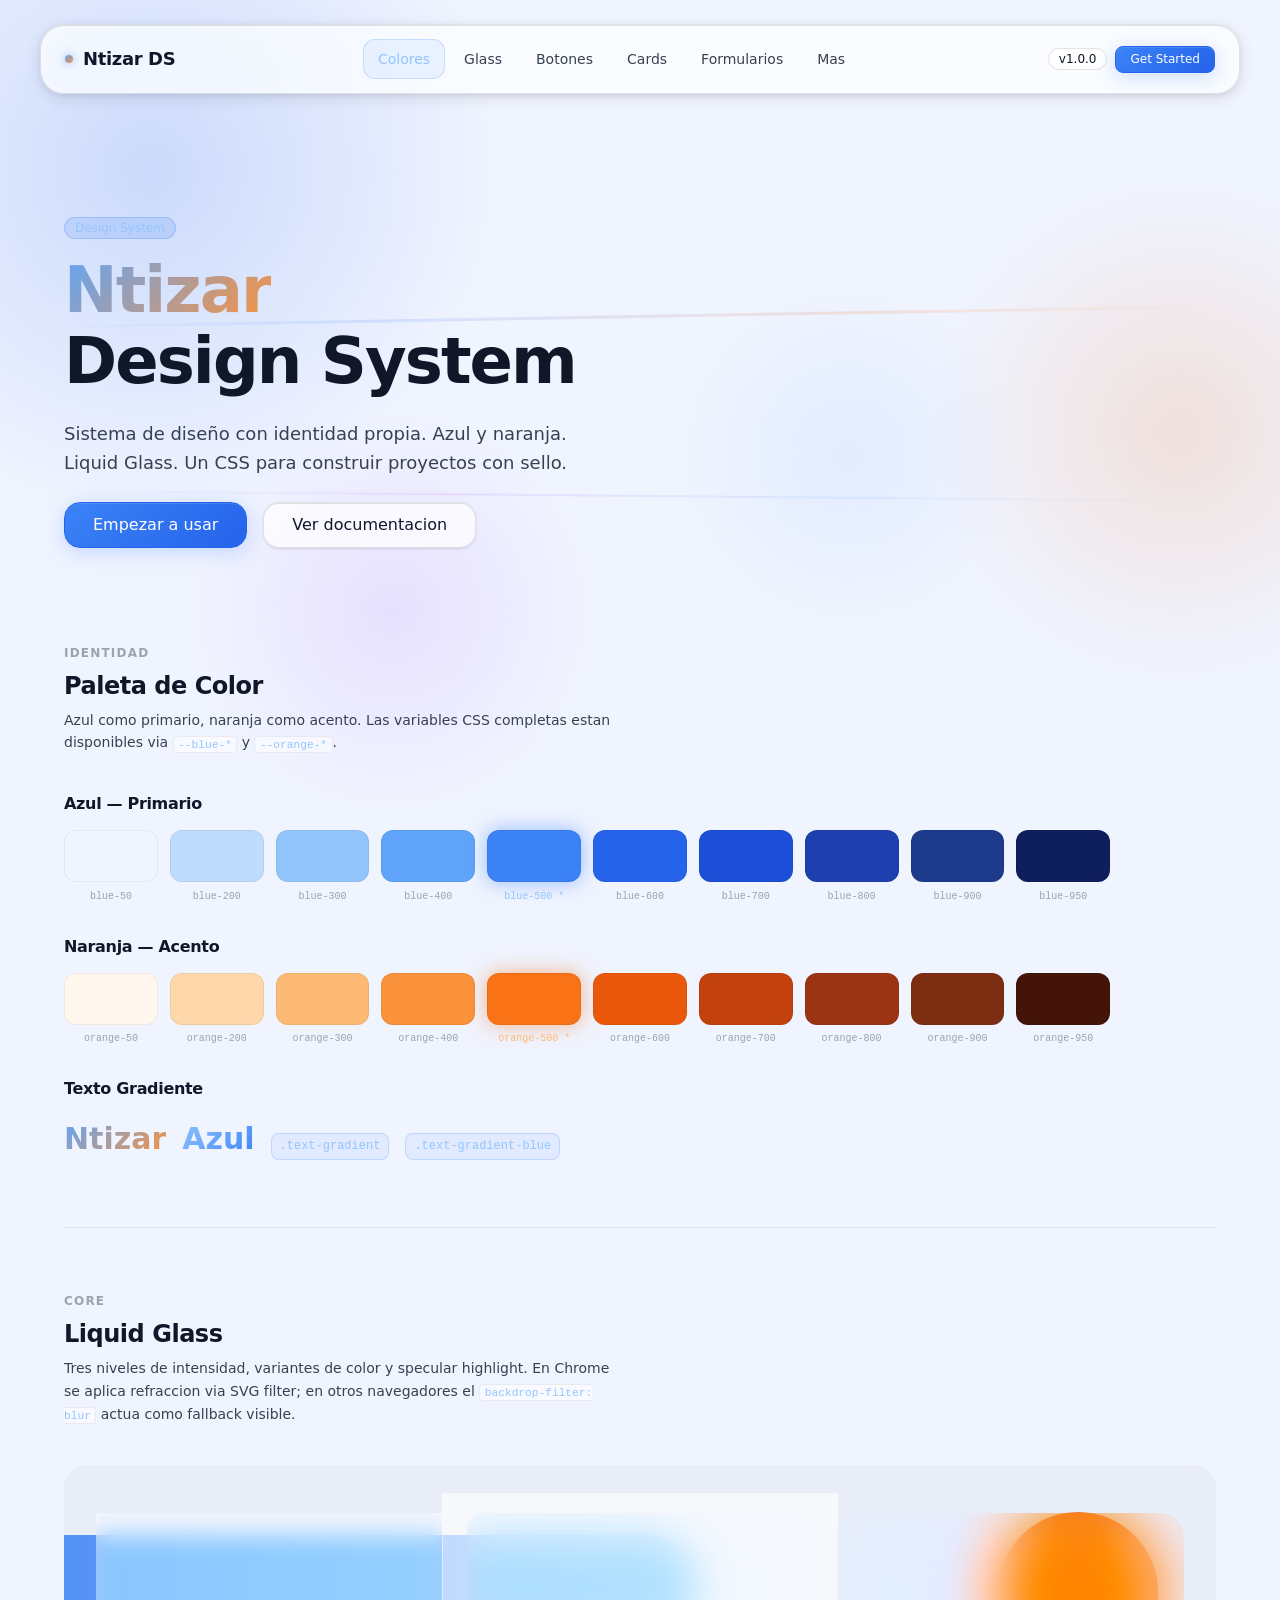
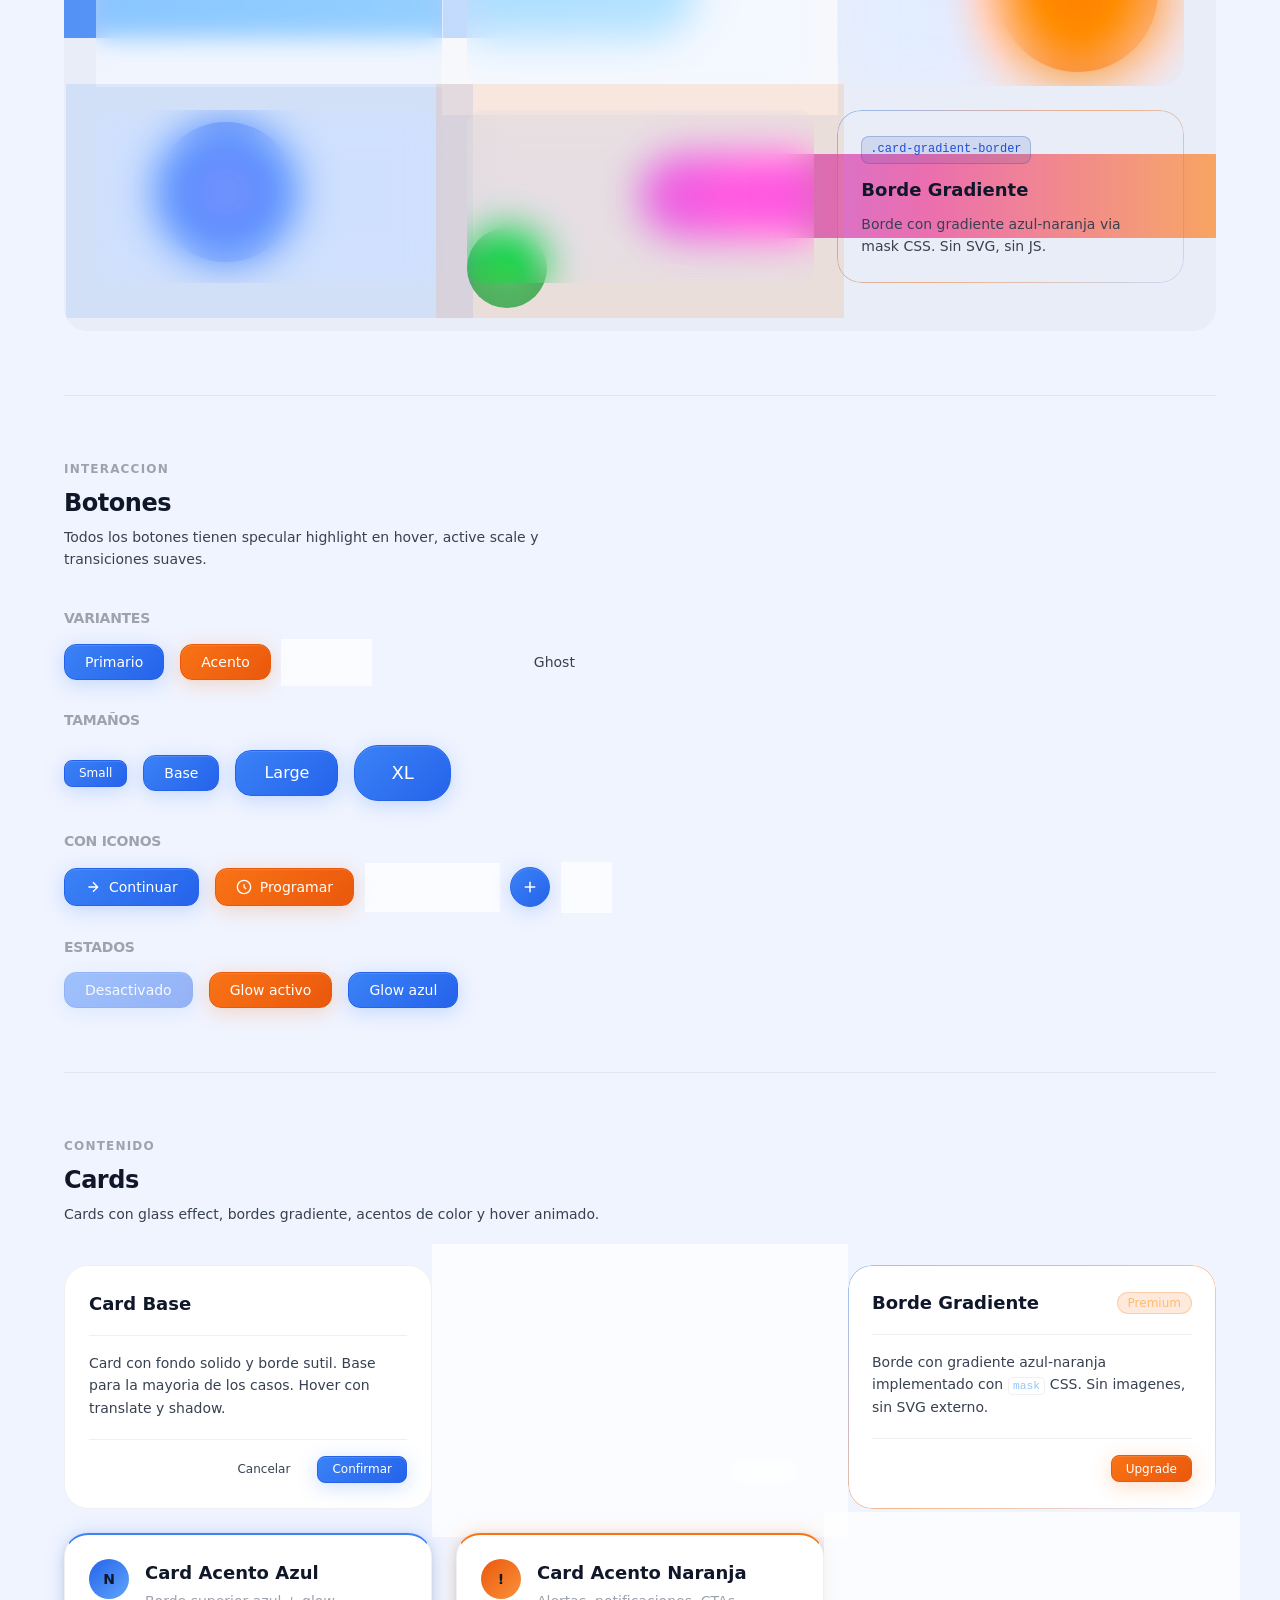
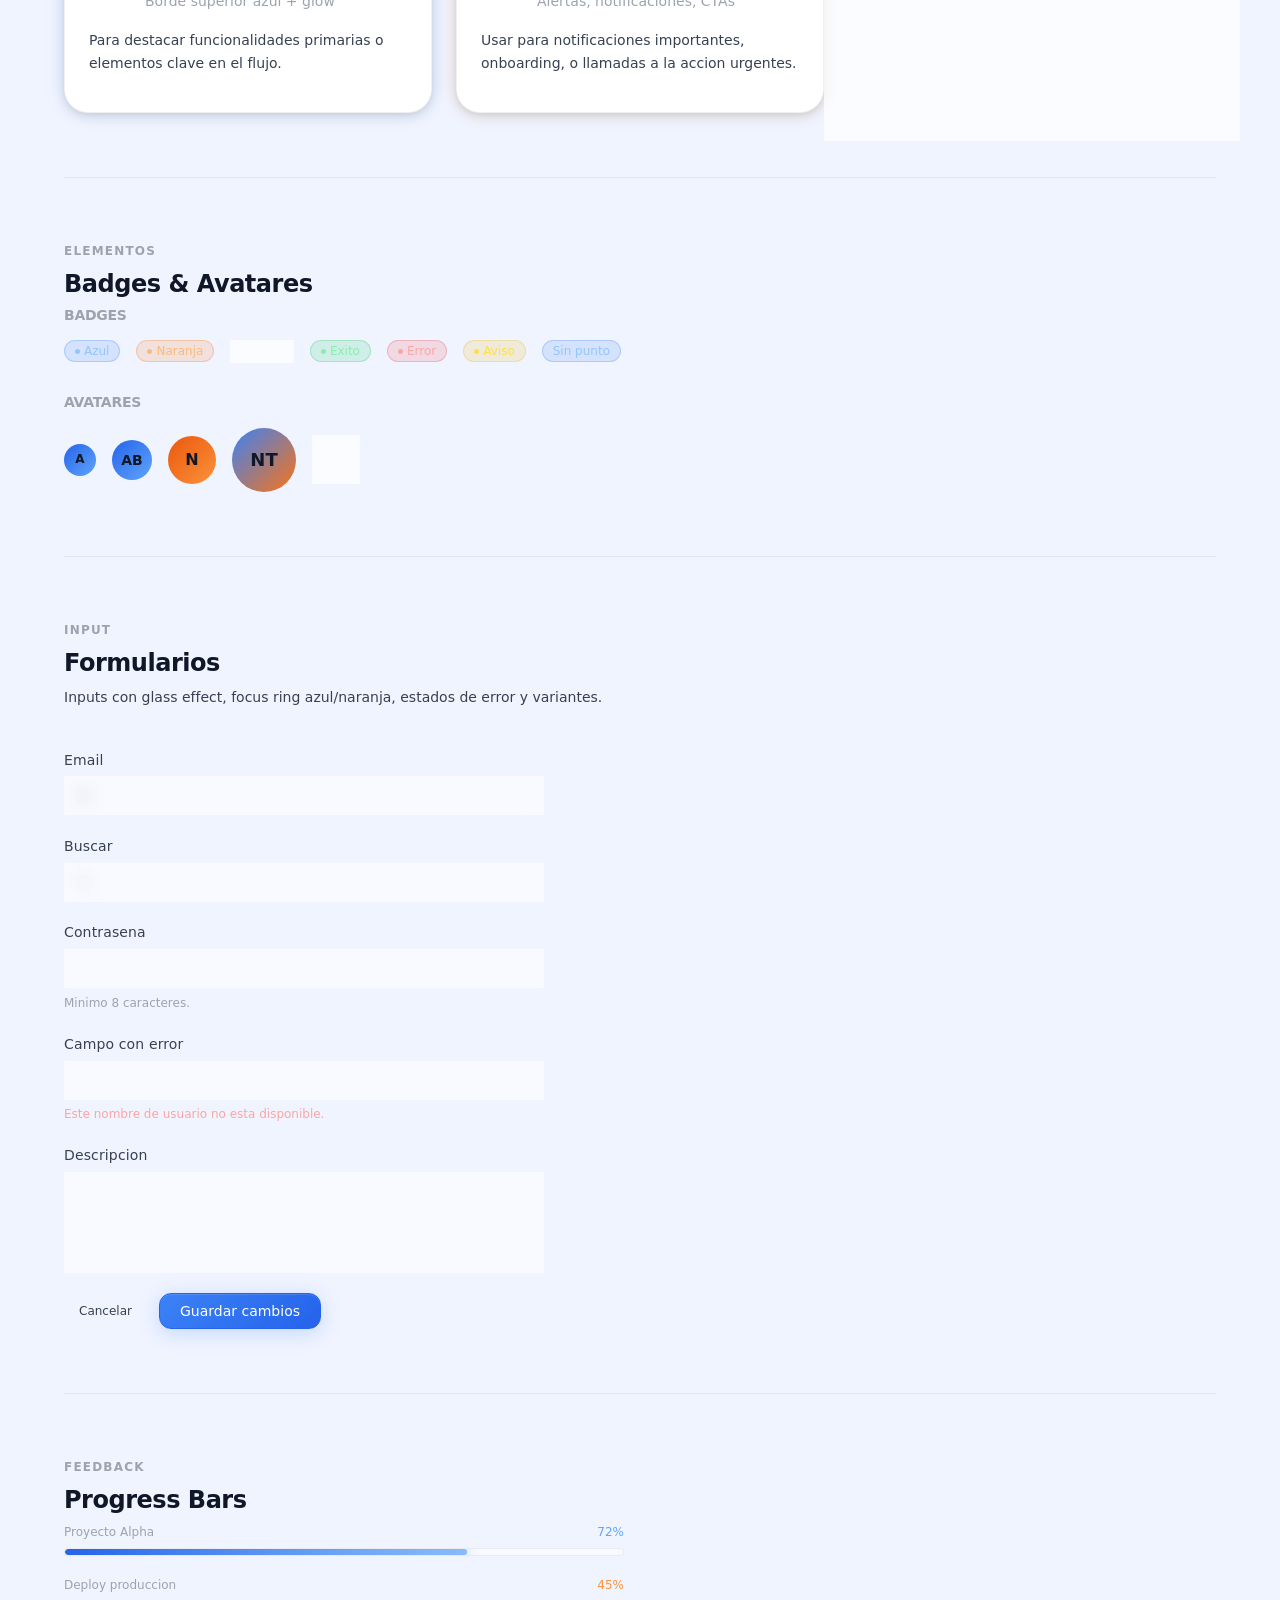
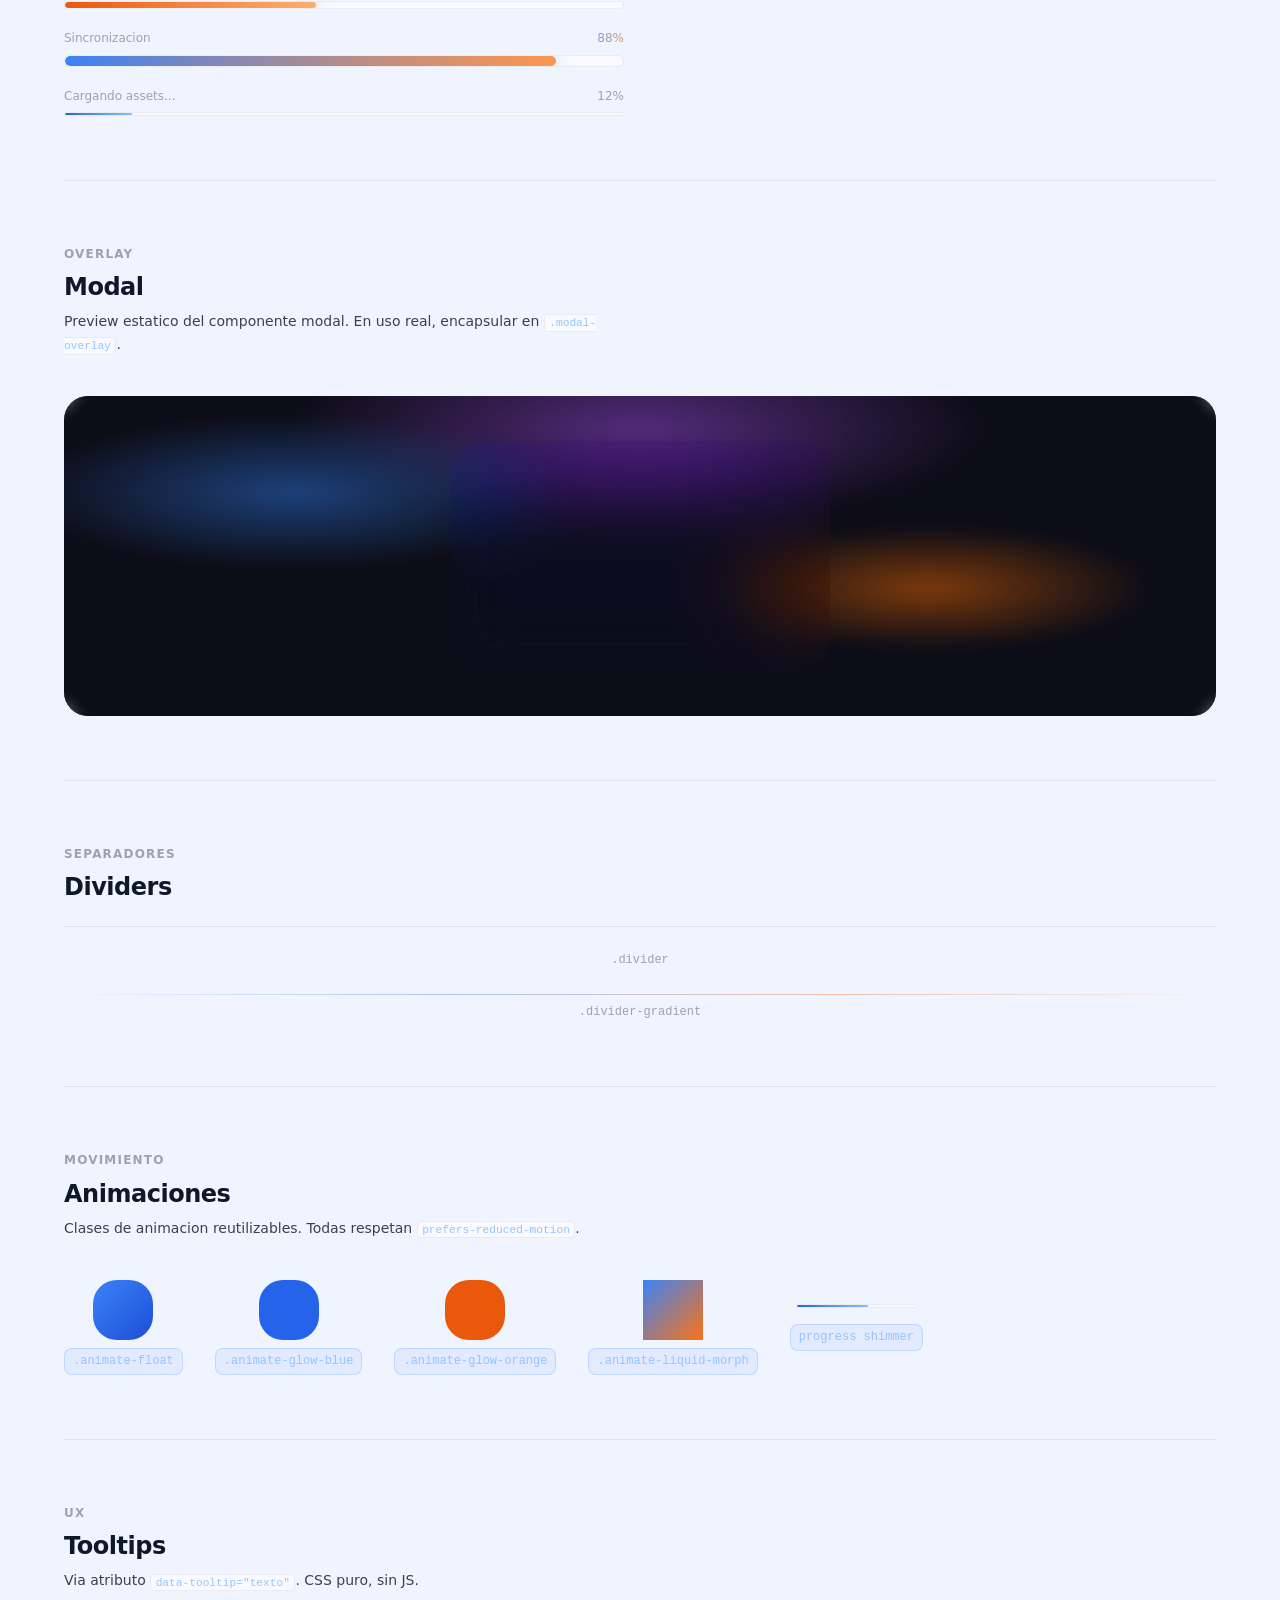
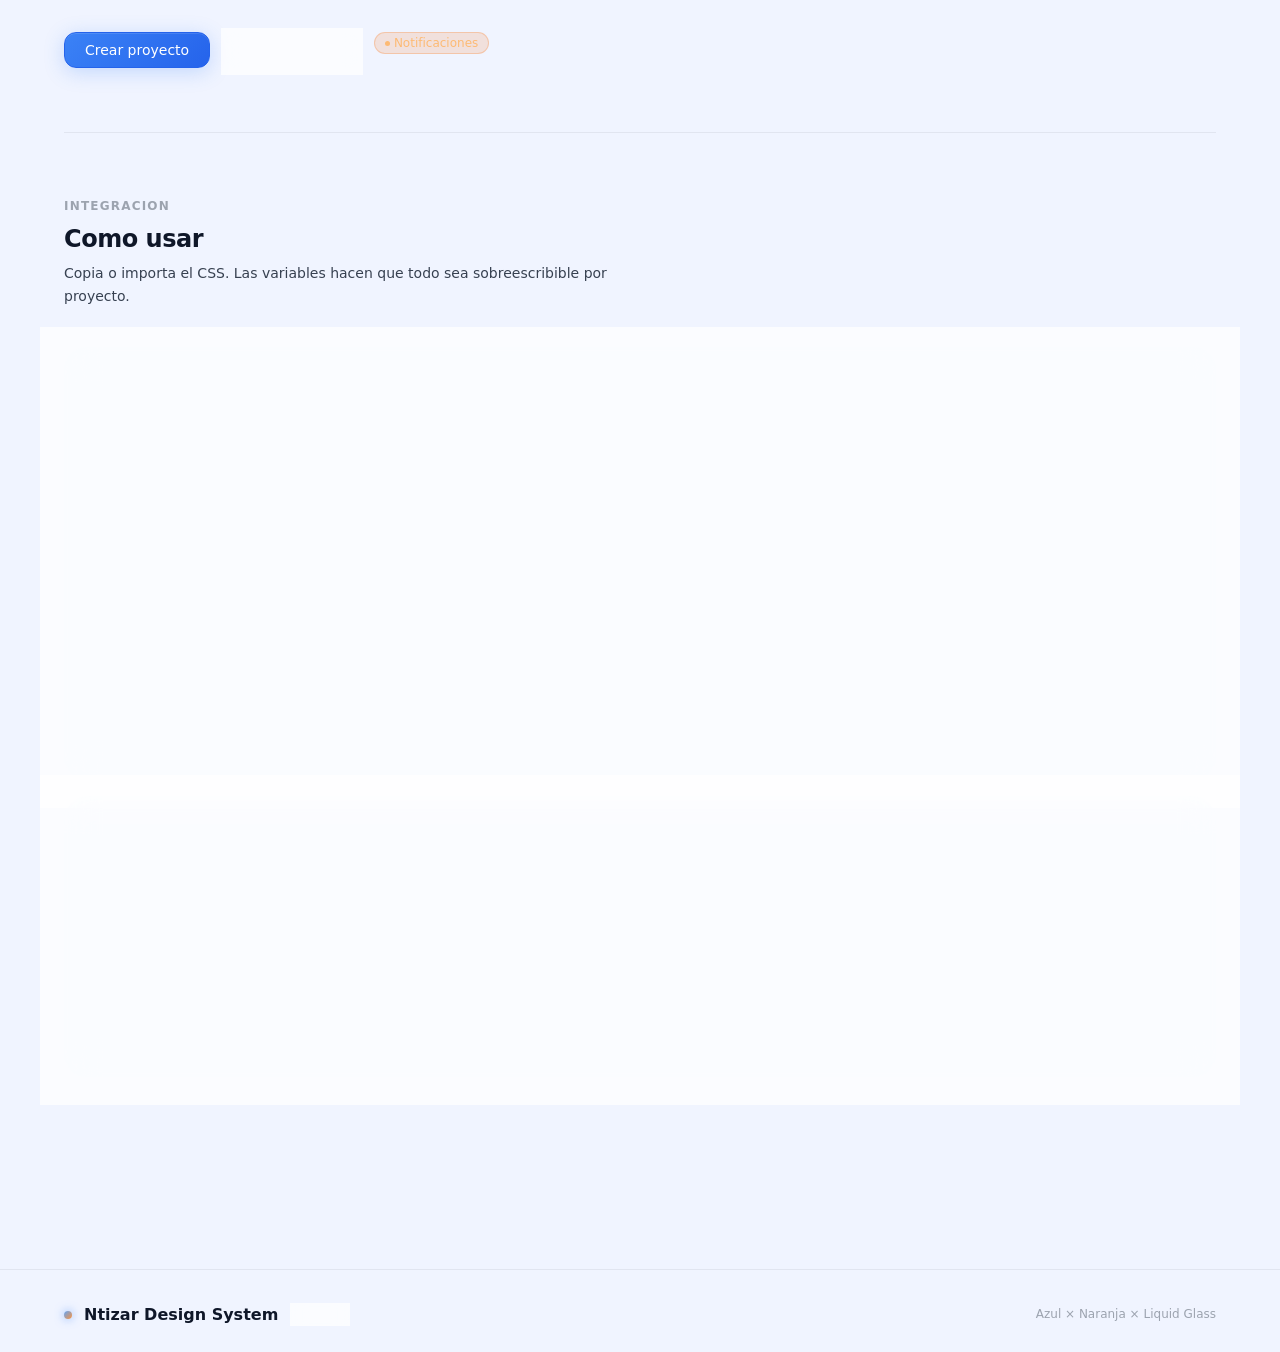
<file: design-system/demo.html>
<!DOCTYPE html>
<html lang="es">
<head>
  <meta charset="UTF-8">
  <meta name="viewport" content="width=device-width, initial-scale=1.0">
  <title>Ntizar Design System — Demo</title>
  <link rel="stylesheet" href="ntizar.css">
  <style>
    /* Solo para este demo */
    body {
      background: var(--bg-base);
      overflow-x: hidden;
    }

    /* Fondo con orbs decorativos */
    .bg-scene {
      position: fixed;
      inset: 0;
      pointer-events: none;
      z-index: 0;
      overflow: hidden;
    }

    .demo-section {
      position: relative;
      z-index: 1;
      padding: 4rem 0;
      border-bottom: 1px solid var(--border-subtle);
    }

    .demo-section:last-child {
      border-bottom: none;
    }

    .section-label {
      font-size: var(--text-xs);
      font-weight: var(--font-bold);
      letter-spacing: var(--tracking-wider);
      text-transform: uppercase;
      color: var(--text-muted);
      margin-bottom: 0.5rem;
    }

    .section-title {
      font-size: var(--text-2xl);
      font-weight: var(--font-semi);
      color: var(--text-primary);
      margin-bottom: 0.5rem;
    }

    .section-desc {
      color: var(--text-secondary);
      font-size: var(--text-sm);
      margin-bottom: 2.5rem;
      max-width: 560px;
    }

    .demo-row {
      display: flex;
      flex-wrap: wrap;
      gap: 1rem;
      align-items: flex-start;
    }

    .demo-card-grid {
      display: grid;
      grid-template-columns: repeat(auto-fit, minmax(280px, 1fr));
      gap: 1.5rem;
    }

    /* Codigo inline */
    .code-tag {
      font-family: var(--font-mono);
      font-size: 0.8em;
      background: var(--glass-bg-subtle);
      border: 1px solid var(--border-subtle);
      padding: 0.15em 0.4em;
      border-radius: 4px;
      color: var(--blue-300);
    }

    /* Chip de clase CSS */
    .class-chip {
      font-family: var(--font-mono);
      font-size: var(--text-xs);
      background: rgba(59, 130, 246, 0.08);
      border: 1px solid rgba(59, 130, 246, 0.2);
      color: var(--blue-300);
      padding: 0.2rem 0.5rem;
      border-radius: var(--radius-sm);
      white-space: nowrap;
    }

    /* Swatch de color */
    .color-grid {
      display: grid;
      grid-template-columns: repeat(auto-fill, minmax(90px, 1fr));
      gap: 0.75rem;
    }

    .color-swatch {
      display: flex;
      flex-direction: column;
      gap: 0.4rem;
    }

    .swatch-block {
      height: 52px;
      border-radius: var(--radius-md);
      border: 1px solid var(--border-subtle);
      transition: transform var(--transition-fast);
    }
    .swatch-block:hover { transform: scale(1.05); }

    .swatch-name {
      font-size: 10px;
      color: var(--text-muted);
      font-family: var(--font-mono);
      text-align: center;
    }

    /* Progress items */
    .progress-list {
      display: flex;
      flex-direction: column;
      gap: 1.25rem;
    }

    /* Hero section */
    .hero-headline {
      font-size: clamp(2.5rem, 5vw, 4.5rem);
      font-weight: var(--font-black);
      letter-spacing: -0.03em;
      line-height: 1.1;
    }

    /* Glass preview panels */
    .glass-preview {
      border-radius: var(--radius-xl);
      padding: 3rem 2rem;
      position: relative;
      overflow: hidden;
      background: #e8edf8;
    }

    /* Forzar texto oscuro dentro del preview (fondo claro) */
    .glass-preview .card-title  { color: #0f1729; }
    .glass-preview .card-body   { color: #374151; }
    .glass-preview .class-chip  {
      background: rgba(30, 64, 175, 0.12);
      border-color: rgba(30, 64, 175, 0.25);
      color: #1d4ed8;
    }
    /* Los paneles glass sobre fondo claro necesitan mas opacidad */
    .glass-preview .glass-subtle   { background: rgba(255,255,255,0.45); backdrop-filter: blur(12px) saturate(1.8); }
    .glass-preview .glass-standard { background: rgba(255,255,255,0.60); backdrop-filter: blur(20px) saturate(2.0); border-color: rgba(255,255,255,0.7); }
    .glass-preview .glass-intense  { background: rgba(255,255,255,0.72); backdrop-filter: blur(32px) saturate(2.2); border-color: rgba(255,255,255,0.8); }
    .glass-preview .glass-blue    { background: rgba(59,130,246,0.12); border-color: rgba(59,130,246,0.3); }
    .glass-preview .glass-orange  { background: rgba(249,115,22,0.12);  border-color: rgba(249,115,22,0.3); }
    .glass-preview .card-gradient-border { background: rgba(255,255,255,0.55); }
    /* Tints de texto para variantes coloreadas */
    .glass-preview .glass-blue  .card-title { color: #1d4ed8; }
    .glass-preview .glass-orange .card-title { color: #c2410c; }

    /* Formas de color debajo del glass */
    .glass-preview-bg {
      position: absolute;
      inset: 0;
      pointer-events: none;
      z-index: 0;
    }

    /* Modal preview estático */
    .modal-preview-wrap {
      position: relative;
      min-height: 320px;
      display: flex;
      align-items: center;
      justify-content: center;
      border-radius: var(--radius-xl);
      overflow: hidden;
    }

    .modal-preview-bg {
      position: absolute;
      inset: 0;
      /* Fondo colorido para que el blur del modal se vea bien */
      background:
        radial-gradient(ellipse 40% 40% at 20% 30%, #3b82f6 0%, transparent 60%),
        radial-gradient(ellipse 35% 35% at 75% 60%, #f97316 0%, transparent 55%),
        radial-gradient(ellipse 50% 50% at 50% 10%, #a855f7 0%, transparent 60%),
        #1a1a2e;
      filter: blur(0);
    }

    .modal-preview-content {
      position: relative;
      z-index: 1;
      width: 100%;
      max-width: 380px;
    }
  </style>
</head>
<body>

  <!-- SVG Liquid Glass Filters (Chrome/Chromium refraction) -->
  <!--
    El filtro ntizar-glass-filter usa un displacement map generado por JS
    con la fisica de Snell-Descartes (convex squircle, IOR 1.5).
    En Chrome aplica refraccion real; otros navegadores ignoran el SVG filter
    y usan solo backdrop-filter blur como fallback.
  -->
  <svg class="ntizar-svg-filters" xmlns="http://www.w3.org/2000/svg">
    <defs>
      <filter id="ntizar-glass-filter" x="-30%" y="-30%" width="160%" height="160%"
              color-interpolation-filters="sRGB">
        <feImage id="ntizar-displacement-img"
          href=""
          x="0" y="0" width="1" height="1"
          result="displacement_map"
          preserveAspectRatio="none"/>
        <feDisplacementMap
          in="SourceGraphic"
          in2="displacement_map"
          scale="28"
          xChannelSelector="R"
          yChannelSelector="G"
          result="refracted"/>
        <!-- Specular highlight via lighting -->
        <feGaussianBlur stdDeviation="1" in="refracted" result="blurred_for_spec"/>
        <feComposite in="refracted" in2="blurred_for_spec" operator="over"/>
      </filter>
    </defs>
  </svg>

  <script>
  // Genera el displacement map con fisica de refraccion Snell-Descartes
  // Superficie convex-squircle (la que usa Apple), IOR = 1.5
  (function() {
    const SIZE = 128;
    const BEZEL = 0.22;   // fraccion del radio dedicada al bisel
    const IOR   = 1.5;    // indice de refraccion del vidrio

    // Funcion de altura — convex squircle (suave, sin aristas duras)
    function surfaceHeight(t) {
      return Math.pow(1 - Math.pow(1 - t, 4), 0.25);
    }

    // Derivada numerica
    function derivative(f, x, dx = 0.001) {
      return (f(x + dx) - f(x - dx)) / (2 * dx);
    }

    // Refraccion de Snell en 2D: normal (nx,ny) normalizado, rayo incidente (0,1)
    function snellRefract(nx, ny, n1, n2) {
      // Normalizar normal
      const len = Math.sqrt(nx * nx + ny * ny);
      nx /= len; ny /= len;
      // cos del angulo de incidencia (rayo hacia abajo = (0,-1) . normal)
      const cosI = -(nx * 0 + ny * (-1));  // dot product con (0,-1)
      const sinI2 = 1 - cosI * cosI;
      const ratio = n1 / n2;
      const sinT2 = ratio * ratio * sinI2;
      if (sinT2 >= 1) return { x: 0, y: 0 }; // reflexion total interna
      const cosT = Math.sqrt(1 - sinT2);
      // Rayo refractado
      const rx = ratio * 0    + (ratio * cosI - cosT) * nx;
      const ry = ratio * (-1) + (ratio * cosI - cosT) * ny;
      return { x: rx, y: ry };
    }

    // Canvas para generar el displacement map
    const canvas = document.createElement('canvas');
    canvas.width  = SIZE;
    canvas.height = SIZE;
    const ctx = canvas.getContext('2d');
    const img = ctx.createImageData(SIZE, SIZE);

    const cx = SIZE / 2;
    const cy = SIZE / 2;
    const R  = SIZE / 2;

    let maxDisp = 0;
    const displacements = new Float32Array(SIZE * SIZE * 2);

    for (let y = 0; y < SIZE; y++) {
      for (let x = 0; x < SIZE; x++) {
        const dx = (x - cx) / R;
        const dy = (y - cy) / R;
        const dist = Math.sqrt(dx * dx + dy * dy);

        if (dist >= 1.0) {
          // Fuera del circulo — sin desplazamiento (neutro = 128)
          displacements[(y * SIZE + x) * 2 + 0] = 0;
          displacements[(y * SIZE + x) * 2 + 1] = 0;
          continue;
        }

        const distFromEdge = 1.0 - dist;

        if (distFromEdge > BEZEL) {
          // Interior plano — sin refraccion
          displacements[(y * SIZE + x) * 2 + 0] = 0;
          displacements[(y * SIZE + x) * 2 + 1] = 0;
          continue;
        }

        // En el bisel: calcular desplazamiento
        const t = 1.0 - (distFromEdge / BEZEL);  // 0 en interior, 1 en borde
        const h = surfaceHeight(t);
        const dh = derivative(surfaceHeight, t);

        // Normal a la superficie: perpendicular al gradiente de altura
        // en direccion radial
        const angle = Math.atan2(dy, dx);
        const nx_surface = -dh * Math.cos(angle);
        const ny_surface = -dh * Math.sin(angle);

        const refracted = snellRefract(nx_surface, ny_surface, 1.0, IOR);

        // El desplazamiento es la diferencia entre la direccion refractada y la original (0,-1)
        const dispX = refracted.x - 0;
        const dispY = refracted.y - (-1);

        displacements[(y * SIZE + x) * 2 + 0] = dispX;
        displacements[(y * SIZE + x) * 2 + 1] = dispY;

        const mag = Math.sqrt(dispX * dispX + dispY * dispY);
        if (mag > maxDisp) maxDisp = mag;
      }
    }

    // Normalizar y codificar en imagen RGBA (R=X, G=Y, 128=neutro)
    for (let i = 0; i < SIZE * SIZE; i++) {
      const raw_x = displacements[i * 2 + 0];
      const raw_y = displacements[i * 2 + 1];
      const nx_norm = maxDisp > 0 ? raw_x / maxDisp : 0;
      const ny_norm = maxDisp > 0 ? raw_y / maxDisp : 0;
      const r = Math.round(128 + nx_norm * 127);
      const g = Math.round(128 + ny_norm * 127);
      img.data[i * 4 + 0] = Math.max(0, Math.min(255, r));
      img.data[i * 4 + 1] = Math.max(0, Math.min(255, g));
      img.data[i * 4 + 2] = 128;
      img.data[i * 4 + 3] = 255;
    }

    ctx.putImageData(img, 0, 0);

    // Aplicar al feImage del filtro SVG
    const dataUrl = canvas.toDataURL('image/png');
    const feImg = document.getElementById('ntizar-displacement-img');
    if (feImg) {
      feImg.setAttribute('href', dataUrl);
      feImg.setAttribute('width',  SIZE);
      feImg.setAttribute('height', SIZE);
    }
  })();
  </script>

  <!-- Fondo global: formas de color que se ven a traves del glass -->
  <div class="bg-scene">
    <!-- Manchas grandes de color — dan sustancia al backdrop-filter -->
    <div style="position:absolute;width:700px;height:700px;top:-180px;left:-200px;
         background:radial-gradient(circle, var(--blue-600) 0%, transparent 70%);
         opacity:0.18; animation: ntizar-float 12s ease-in-out infinite;"></div>
    <div style="position:absolute;width:500px;height:500px;top:20%;right:-150px;
         background:radial-gradient(circle, var(--orange-500) 0%, transparent 70%);
         opacity:0.15; animation: ntizar-float 10s ease-in-out infinite; animation-delay:-3s;"></div>
    <div style="position:absolute;width:400px;height:400px;bottom:10%;left:15%;
         background:radial-gradient(circle, #a855f7 0%, transparent 70%);
         opacity:0.12; animation: ntizar-float 14s ease-in-out infinite; animation-delay:-6s;"></div>
    <div style="position:absolute;width:350px;height:350px;bottom:30%;right:20%;
         background:radial-gradient(circle, var(--blue-400) 0%, transparent 70%);
         opacity:0.10; animation: ntizar-float 9s ease-in-out infinite; animation-delay:-1s;"></div>
    <!-- Lineas de color tipo Apple demo -->
    <div style="position:absolute;top:35%;left:0;right:0;height:3px;
         background:linear-gradient(90deg, transparent 5%, var(--blue-500) 30%, var(--orange-500) 70%, transparent 95%);
         opacity:0.15; transform:rotate(-1deg);"></div>
    <div style="position:absolute;top:55%;left:5%;right:5%;height:2px;
         background:linear-gradient(90deg, transparent, #a855f7, var(--blue-400), transparent);
         opacity:0.12; transform:rotate(0.5deg);"></div>
  </div>


  <!-- NAVBAR -->
  <nav class="navbar navbar-float" style="max-width:1200px;margin:1.5rem auto;">
    <a href="#" class="navbar-brand">
      <span class="navbar-brand-dot"></span>
      Ntizar DS
    </a>
    <ul class="navbar-nav">
      <li><a href="#colores" class="nav-link active">Colores</a></li>
      <li><a href="#glass" class="nav-link">Glass</a></li>
      <li><a href="#buttons" class="nav-link">Botones</a></li>
      <li><a href="#cards" class="nav-link">Cards</a></li>
      <li><a href="#forms" class="nav-link">Formularios</a></li>
      <li><a href="#more" class="nav-link">Mas</a></li>
    </ul>
    <div class="navbar-actions">
      <span class="badge badge-glass no-dot">v1.0.0</span>
      <button class="btn btn-primary btn-sm">Get Started</button>
    </div>
  </nav>


  <div class="container" style="padding-top: 2rem; padding-bottom: 6rem;">

    <!-- HERO -->
    <section class="demo-section" style="border-bottom: none; padding-bottom: 2rem;">
      <div class="flex flex-col gap-6" style="max-width: 680px;">
        <div class="animate-fade-up">
          <span class="badge badge-blue no-dot" style="margin-bottom: 1rem;">Design System</span>
          <h1 class="hero-headline">
            <span class="text-gradient">Ntizar</span><br>
            Design System
          </h1>
        </div>
        <p class="animate-fade-up delay-1" style="font-size: var(--text-lg); color: var(--text-secondary); max-width: 520px;">
          Sistema de diseño con identidad propia. Azul y naranja. Liquid Glass.
          Un CSS para construir proyectos con sello.
        </p>
        <div class="demo-row animate-fade-up delay-2">
          <button class="btn btn-primary btn-lg">Empezar a usar</button>
          <button class="btn btn-glass btn-lg">Ver documentacion</button>
        </div>
      </div>
    </section>


    <!-- COLORES -->
    <section class="demo-section" id="colores">
      <div class="section-label">Identidad</div>
      <h2 class="section-title">Paleta de Color</h2>
      <p class="section-desc">
        Azul como primario, naranja como acento. Las variables CSS completas estan disponibles
        via <code class="code-tag">--blue-*</code> y <code class="code-tag">--orange-*</code>.
      </p>

      <!-- Azul -->
      <h4 style="margin-bottom:1rem; font-size: var(--text-base);">Azul — Primario</h4>
      <div class="color-grid" style="margin-bottom: 2rem;">
        <div class="color-swatch">
          <div class="swatch-block" style="background: var(--blue-50);"></div>
          <span class="swatch-name">blue-50</span>
        </div>
        <div class="color-swatch">
          <div class="swatch-block" style="background: var(--blue-200);"></div>
          <span class="swatch-name">blue-200</span>
        </div>
        <div class="color-swatch">
          <div class="swatch-block" style="background: var(--blue-300);"></div>
          <span class="swatch-name">blue-300</span>
        </div>
        <div class="color-swatch">
          <div class="swatch-block" style="background: var(--blue-400);"></div>
          <span class="swatch-name">blue-400</span>
        </div>
        <div class="color-swatch">
          <div class="swatch-block" style="background: var(--blue-500); box-shadow: 0 0 20px rgba(59,130,246,0.5);"></div>
          <span class="swatch-name" style="color:var(--blue-300);">blue-500 *</span>
        </div>
        <div class="color-swatch">
          <div class="swatch-block" style="background: var(--blue-600);"></div>
          <span class="swatch-name">blue-600</span>
        </div>
        <div class="color-swatch">
          <div class="swatch-block" style="background: var(--blue-700);"></div>
          <span class="swatch-name">blue-700</span>
        </div>
        <div class="color-swatch">
          <div class="swatch-block" style="background: var(--blue-800);"></div>
          <span class="swatch-name">blue-800</span>
        </div>
        <div class="color-swatch">
          <div class="swatch-block" style="background: var(--blue-900);"></div>
          <span class="swatch-name">blue-900</span>
        </div>
        <div class="color-swatch">
          <div class="swatch-block" style="background: var(--blue-950);"></div>
          <span class="swatch-name">blue-950</span>
        </div>
      </div>

      <!-- Naranja -->
      <h4 style="margin-bottom:1rem; font-size: var(--text-base);">Naranja — Acento</h4>
      <div class="color-grid" style="margin-bottom: 2rem;">
        <div class="color-swatch">
          <div class="swatch-block" style="background: var(--orange-50);"></div>
          <span class="swatch-name">orange-50</span>
        </div>
        <div class="color-swatch">
          <div class="swatch-block" style="background: var(--orange-200);"></div>
          <span class="swatch-name">orange-200</span>
        </div>
        <div class="color-swatch">
          <div class="swatch-block" style="background: var(--orange-300);"></div>
          <span class="swatch-name">orange-300</span>
        </div>
        <div class="color-swatch">
          <div class="swatch-block" style="background: var(--orange-400);"></div>
          <span class="swatch-name">orange-400</span>
        </div>
        <div class="color-swatch">
          <div class="swatch-block" style="background: var(--orange-500); box-shadow: 0 0 20px rgba(249,115,22,0.5);"></div>
          <span class="swatch-name" style="color:var(--orange-300);">orange-500 *</span>
        </div>
        <div class="color-swatch">
          <div class="swatch-block" style="background: var(--orange-600);"></div>
          <span class="swatch-name">orange-600</span>
        </div>
        <div class="color-swatch">
          <div class="swatch-block" style="background: var(--orange-700);"></div>
          <span class="swatch-name">orange-700</span>
        </div>
        <div class="color-swatch">
          <div class="swatch-block" style="background: var(--orange-800);"></div>
          <span class="swatch-name">orange-800</span>
        </div>
        <div class="color-swatch">
          <div class="swatch-block" style="background: var(--orange-900);"></div>
          <span class="swatch-name">orange-900</span>
        </div>
        <div class="color-swatch">
          <div class="swatch-block" style="background: var(--orange-950);"></div>
          <span class="swatch-name">orange-950</span>
        </div>
      </div>

      <!-- Gradientes de texto -->
      <h4 style="margin-bottom:1rem; font-size: var(--text-base);">Texto Gradiente</h4>
      <div class="demo-row" style="align-items: baseline;">
        <span class="text-gradient" style="font-size: var(--text-3xl); font-weight: 700;">Ntizar</span>
        <span class="text-gradient-blue" style="font-size: var(--text-3xl); font-weight: 700;">Azul</span>
        <code class="class-chip">.text-gradient</code>
        <code class="class-chip">.text-gradient-blue</code>
      </div>
    </section>


    <!-- GLASS SYSTEM -->
    <section class="demo-section" id="glass">
      <div class="section-label">Core</div>
      <h2 class="section-title">Liquid Glass</h2>
      <p class="section-desc">
        Tres niveles de intensidad, variantes de color y specular highlight.
        En Chrome se aplica refraccion via SVG filter; en otros navegadores el
        <code class="code-tag">backdrop-filter: blur</code> actua como fallback visible.
      </p>

      <div class="glass-preview">
        <!-- Fondo colorido tipo Apple: formas saturadas visibles a traves del vidrio -->
        <div class="glass-preview-bg">
          <!-- Franja azul horizontal -->
          <div style="position:absolute;top:15%;left:0;width:55%;height:22%;
               background:linear-gradient(90deg, var(--blue-500), var(--blue-400));
               border-radius:0 var(--radius-full) var(--radius-full) 0; opacity:0.85;"></div>
          <!-- Blob naranja -->
          <div style="position:absolute;top:10%;right:5%;width:160px;height:160px;
               background:radial-gradient(circle, var(--orange-400) 30%, var(--orange-600) 100%);
               border-radius:50%; opacity:0.9;"></div>
          <!-- Blob azul-purpura -->
          <div style="position:absolute;bottom:15%;left:8%;width:140px;height:140px;
               background:radial-gradient(circle, #818cf8 20%, var(--blue-600) 100%);
               border-radius:50%; opacity:0.85;"></div>
          <!-- Franja rosa/gradiente -->
          <div style="position:absolute;bottom:20%;right:0;width:50%;height:18%;
               background:linear-gradient(90deg, #a855f7, #ec4899, var(--orange-400));
               border-radius:var(--radius-full) 0 0 var(--radius-full); opacity:0.8;"></div>
          <!-- Circulo verde -->
          <div style="position:absolute;bottom:5%;left:35%;width:80px;height:80px;
               background:radial-gradient(circle, #22c55e, #16a34a);
               border-radius:50%; opacity:0.85;"></div>
          <!-- Fondo base claro -->
          <div style="position:absolute;inset:0;background:#e8edf8;z-index:-1;"></div>
        </div>

        <div class="demo-card-grid" style="position:relative; z-index:1;">
          <!-- Subtle -->
          <div class="glass-subtle glass-specular" style="padding: 1.5rem;">
            <code class="class-chip" style="margin-bottom: 0.75rem; display: inline-block;">.glass-subtle</code>
            <p class="card-title" style="margin-bottom: 0.5rem;">Nivel Subtle</p>
            <p class="card-body">Fondo muy ligero. Para secciones, dividers, areas de bajo contraste.</p>
          </div>

          <!-- Standard -->
          <div class="glass-standard glass-specular" style="padding: 1.5rem;">
            <code class="class-chip" style="margin-bottom: 0.75rem; display: inline-block;">.glass-standard</code>
            <p class="card-title" style="margin-bottom: 0.5rem;">Nivel Standard</p>
            <p class="card-body">El nivel por defecto. Cards, paneles, drawers. Blur 16px + saturate.</p>
          </div>

          <!-- Intense -->
          <div class="glass-intense glass-specular" style="padding: 1.5rem;">
            <code class="class-chip" style="margin-bottom: 0.75rem; display: inline-block;">.glass-intense</code>
            <p class="card-title" style="margin-bottom: 0.5rem;">Nivel Intense</p>
            <p class="card-body">Para modales, heroes, elementos prominentes. Blur 28px maximo.</p>
          </div>

          <!-- Blue -->
          <div class="glass-standard glass-blue glass-specular specular-blue" style="padding: 1.5rem;">
            <code class="class-chip" style="margin-bottom: 0.75rem; display: inline-block;">.glass-blue</code>
            <p class="card-title" style="margin-bottom: 0.5rem; color: var(--blue-300);">Tinte Azul</p>
            <p class="card-body">Tinte azul para destacar elementos primarios o estados activos.</p>
          </div>

          <!-- Orange -->
          <div class="glass-standard glass-orange glass-specular specular-orange" style="padding: 1.5rem;">
            <code class="class-chip" style="margin-bottom: 0.75rem; display: inline-block;">.glass-orange</code>
            <p class="card-title" style="margin-bottom: 0.5rem; color: var(--orange-300);">Tinte Naranja</p>
            <p class="card-body">Tinte naranja para alertas, CTAs secundarios, notificaciones.</p>
          </div>

          <!-- Gradient border -->
          <div class="card card-gradient-border glass-specular" style="background: rgba(255,255,255,0.04); padding: 1.5rem;">
            <code class="class-chip" style="margin-bottom: 0.75rem; display: inline-block;">.card-gradient-border</code>
            <p class="card-title" style="margin-bottom: 0.5rem;">Borde Gradiente</p>
            <p class="card-body">Borde con gradiente azul-naranja via mask CSS. Sin SVG, sin JS.</p>
          </div>
        </div>
      </div>
    </section>


    <!-- BUTTONS -->
    <section class="demo-section" id="buttons">
      <div class="section-label">Interaccion</div>
      <h2 class="section-title">Botones</h2>
      <p class="section-desc">
        Todos los botones tienen specular highlight en hover, active scale y transiciones suaves.
      </p>

      <!-- Variantes -->
      <h4 style="margin-bottom: 1rem; font-size: var(--text-sm); color: var(--text-muted);">VARIANTES</h4>
      <div class="demo-row" style="margin-bottom: 2rem;">
        <button class="btn btn-primary">Primario</button>
        <button class="btn btn-accent">Acento</button>
        <button class="btn btn-glass">Glass</button>
        <button class="btn btn-glass-blue">Glass Azul</button>
        <button class="btn btn-ghost">Ghost</button>
      </div>

      <!-- Tamaños -->
      <h4 style="margin-bottom: 1rem; font-size: var(--text-sm); color: var(--text-muted);">TAMAÑOS</h4>
      <div class="demo-row" style="margin-bottom: 2rem; align-items: center;">
        <button class="btn btn-primary btn-sm">Small</button>
        <button class="btn btn-primary">Base</button>
        <button class="btn btn-primary btn-lg">Large</button>
        <button class="btn btn-primary btn-xl">XL</button>
      </div>

      <!-- Iconos -->
      <h4 style="margin-bottom: 1rem; font-size: var(--text-sm); color: var(--text-muted);">CON ICONOS</h4>
      <div class="demo-row" style="margin-bottom: 2rem; align-items: center;">
        <button class="btn btn-primary">
          <svg width="16" height="16" viewBox="0 0 24 24" fill="none" stroke="currentColor" stroke-width="2"><path d="M5 12h14M12 5l7 7-7 7"/></svg>
          Continuar
        </button>
        <button class="btn btn-accent">
          <svg width="16" height="16" viewBox="0 0 24 24" fill="none" stroke="currentColor" stroke-width="2"><circle cx="12" cy="12" r="10"/><path d="M12 8v4l3 3"/></svg>
          Programar
        </button>
        <button class="btn btn-glass">
          <svg width="16" height="16" viewBox="0 0 24 24" fill="none" stroke="currentColor" stroke-width="2"><path d="M21 15a2 2 0 0 1-2 2H7l-4 4V5a2 2 0 0 1 2-2h14a2 2 0 0 1 2 2z"/></svg>
          Mensaje
        </button>
        <!-- Icon buttons -->
        <button class="btn btn-primary btn-icon" data-tooltip="Accion principal">
          <svg width="18" height="18" viewBox="0 0 24 24" fill="none" stroke="currentColor" stroke-width="2"><path d="M12 5v14M5 12h14"/></svg>
        </button>
        <button class="btn btn-glass btn-icon" data-tooltip="Ajustes">
          <svg width="18" height="18" viewBox="0 0 24 24" fill="none" stroke="currentColor" stroke-width="2"><circle cx="12" cy="12" r="3"/><path d="M19.07 4.93A10 10 0 1 1 4.93 19.07 10 10 0 0 1 19.07 4.93Z"/></svg>
        </button>
      </div>

      <!-- Disabled -->
      <h4 style="margin-bottom: 1rem; font-size: var(--text-sm); color: var(--text-muted);">ESTADOS</h4>
      <div class="demo-row">
        <button class="btn btn-primary" disabled>Desactivado</button>
        <button class="btn btn-accent animate-glow-orange">Glow activo</button>
        <button class="btn btn-primary animate-glow-blue">Glow azul</button>
      </div>
    </section>


    <!-- CARDS -->
    <section class="demo-section" id="cards">
      <div class="section-label">Contenido</div>
      <h2 class="section-title">Cards</h2>
      <p class="section-desc">
        Cards con glass effect, bordes gradiente, acentos de color y hover animado.
      </p>

      <div class="demo-card-grid">
        <!-- Card base -->
        <div class="card">
          <div class="card-header">
            <span class="card-title">Card Base</span>
            <span class="badge badge-glass no-dot">Default</span>
          </div>
          <div class="card-body">
            Card con fondo solido y borde sutil. Base para la mayoria de los casos.
            Hover con translate y shadow.
          </div>
          <div class="card-footer">
            <button class="btn btn-ghost btn-sm">Cancelar</button>
            <button class="btn btn-primary btn-sm">Confirmar</button>
          </div>
        </div>

        <!-- Card glass -->
        <div class="card card-glass glass-specular">
          <div class="card-header">
            <span class="card-title">Card Glass</span>
            <span class="badge badge-blue no-dot">Glass</span>
          </div>
          <div class="card-body">
            Glass effect completo. Usa <code class="code-tag">.card-glass .glass-specular</code>.
            El highlight se anima en hover.
          </div>
          <div class="card-footer">
            <button class="btn btn-ghost btn-sm">Ver mas</button>
            <button class="btn btn-glass-blue btn-sm">Accion</button>
          </div>
        </div>

        <!-- Card gradient border -->
        <div class="card card-gradient-border">
          <div class="card-header">
            <span class="card-title">Borde Gradiente</span>
            <span class="badge badge-orange no-dot">Premium</span>
          </div>
          <div class="card-body">
            Borde con gradiente azul-naranja implementado con <code class="code-tag">mask</code> CSS.
            Sin imagenes, sin SVG externo.
          </div>
          <div class="card-footer">
            <button class="btn btn-accent btn-sm">Upgrade</button>
          </div>
        </div>

        <!-- Card accent azul -->
        <div class="card card-accent-blue">
          <div style="display:flex; gap:1rem; align-items: flex-start; margin-bottom: 1rem;">
            <div class="avatar avatar-md avatar-blue">N</div>
            <div>
              <p class="card-title">Card Acento Azul</p>
              <small>Borde superior azul + glow</small>
            </div>
          </div>
          <div class="card-body">
            Para destacar funcionalidades primarias o elementos clave en el flujo.
          </div>
        </div>

        <!-- Card accent naranja -->
        <div class="card card-accent-orange">
          <div style="display:flex; gap:1rem; align-items: flex-start; margin-bottom: 1rem;">
            <div class="avatar avatar-md avatar-orange">!</div>
            <div>
              <p class="card-title">Card Acento Naranja</p>
              <small>Alertas, notificaciones, CTAs</small>
            </div>
          </div>
          <div class="card-body">
            Usar para notificaciones importantes, onboarding, o llamadas a la accion urgentes.
          </div>
        </div>

        <!-- Card con liquid morph decoration -->
        <div class="card card-glass glass-specular" style="overflow: hidden;">
          <div style="position:absolute;top:-30px;right:-30px;width:120px;height:120px;
               background:linear-gradient(135deg,var(--blue-500),var(--orange-500));
               opacity:0.15; animation: ntizar-liquid-morph 8s ease-in-out infinite;
               pointer-events:none;"></div>
          <div class="card-header" style="position:relative;z-index:1;">
            <span class="card-title">Con Liquid Morph</span>
          </div>
          <div class="card-body" style="position:relative;z-index:1;">
            Decoracion animada con <code class="code-tag">.animate-liquid-morph</code>.
            El shape de fondo muta organicamente entre formas.
          </div>
        </div>
      </div>
    </section>


    <!-- BADGES Y AVATARES -->
    <section class="demo-section" id="more">
      <div class="section-label">Elementos</div>
      <h2 class="section-title">Badges & Avatares</h2>

      <h4 style="margin-bottom: 1rem; font-size: var(--text-sm); color: var(--text-muted);">BADGES</h4>
      <div class="demo-row" style="margin-bottom: 2rem;">
        <span class="badge badge-blue">Azul</span>
        <span class="badge badge-orange">Naranja</span>
        <span class="badge badge-glass">Glass</span>
        <span class="badge badge-success">Exito</span>
        <span class="badge badge-danger">Error</span>
        <span class="badge badge-warning">Aviso</span>
        <span class="badge badge-blue no-dot">Sin punto</span>
      </div>

      <h4 style="margin-bottom: 1rem; font-size: var(--text-sm); color: var(--text-muted);">AVATARES</h4>
      <div class="demo-row" style="margin-bottom: 0; align-items: center;">
        <div class="avatar avatar-sm avatar-blue">A</div>
        <div class="avatar avatar-md avatar-blue">AB</div>
        <div class="avatar avatar-lg avatar-orange">N</div>
        <div class="avatar avatar-xl avatar-gradient">NT</div>
        <div class="avatar avatar-lg" style="background: var(--glass-bg-standard); border: 1px solid var(--border-default); backdrop-filter: blur(8px);">
          <svg width="20" height="20" viewBox="0 0 24 24" fill="none" stroke="var(--text-secondary)" stroke-width="2"><path d="M20 21v-2a4 4 0 0 0-4-4H8a4 4 0 0 0-4 4v2"/><circle cx="12" cy="7" r="4"/></svg>
        </div>
      </div>
    </section>


    <!-- FORMULARIOS -->
    <section class="demo-section" id="forms">
      <div class="section-label">Input</div>
      <h2 class="section-title">Formularios</h2>
      <p class="section-desc">
        Inputs con glass effect, focus ring azul/naranja, estados de error y variantes.
      </p>

      <div style="max-width: 480px; display: flex; flex-direction: column; gap: 1.25rem;">
        <div class="input-group">
          <label class="input-label">Email</label>
          <div class="input-search-wrap">
            <svg class="input-search-icon" viewBox="0 0 24 24" fill="none" stroke="currentColor" stroke-width="2"><path d="M4 4h16c1.1 0 2 .9 2 2v12c0 1.1-.9 2-2 2H4c-1.1 0-2-.9-2-2V6c0-1.1.9-2 2-2z"/><polyline points="22,6 12,12 2,6"/></svg>
            <input type="email" class="input" placeholder="nombre@ejemplo.com">
          </div>
        </div>

        <div class="input-group">
          <label class="input-label">Buscar</label>
          <div class="input-search-wrap">
            <svg class="input-search-icon" viewBox="0 0 24 24" fill="none" stroke="currentColor" stroke-width="2"><circle cx="11" cy="11" r="8"/><line x1="21" y1="21" x2="16.65" y2="16.65"/></svg>
            <input type="search" class="input" placeholder="Buscar proyectos...">
          </div>
        </div>

        <div class="input-group">
          <label class="input-label">Contrasena</label>
          <input type="password" class="input" placeholder="••••••••">
          <span class="input-hint">Minimo 8 caracteres.</span>
        </div>

        <div class="input-group">
          <label class="input-label">Campo con error</label>
          <input type="text" class="input input-error" value="usuario invalido!">
          <span class="input-hint error">Este nombre de usuario no esta disponible.</span>
        </div>

        <div class="input-group">
          <label class="input-label">Descripcion</label>
          <textarea class="input textarea" placeholder="Escribe aqui..." rows="3"></textarea>
        </div>

        <div class="flex gap-3">
          <button class="btn btn-ghost btn-sm">Cancelar</button>
          <button class="btn btn-primary flex-1">Guardar cambios</button>
        </div>
      </div>
    </section>


    <!-- PROGRESS BARS -->
    <section class="demo-section">
      <div class="section-label">Feedback</div>
      <h2 class="section-title">Progress Bars</h2>

      <div class="progress-list" style="max-width: 560px;">
        <div>
          <div class="progress-label">
            <span>Proyecto Alpha</span>
            <span class="text-blue">72%</span>
          </div>
          <div class="progress-wrap">
            <div class="progress-bar" style="width: 72%;"></div>
          </div>
        </div>

        <div>
          <div class="progress-label">
            <span>Deploy produccion</span>
            <span class="text-orange">45%</span>
          </div>
          <div class="progress-wrap">
            <div class="progress-bar orange" style="width: 45%;"></div>
          </div>
        </div>

        <div>
          <div class="progress-label">
            <span>Sincronizacion</span>
            <span class="text-gradient">88%</span>
          </div>
          <div class="progress-wrap lg">
            <div class="progress-bar gradient" style="width: 88%;"></div>
          </div>
        </div>

        <div>
          <div class="progress-label">
            <span>Cargando assets...</span>
            <span>12%</span>
          </div>
          <div class="progress-wrap sm">
            <div class="progress-bar" style="width: 12%;"></div>
          </div>
        </div>
      </div>
    </section>


    <!-- MODAL PREVIEW -->
    <section class="demo-section">
      <div class="section-label">Overlay</div>
      <h2 class="section-title">Modal</h2>
      <p class="section-desc">
        Preview estatico del componente modal. En uso real, encapsular en
        <code class="code-tag">.modal-overlay</code>.
      </p>

      <div class="modal-preview-wrap">
        <div class="modal-preview-bg"></div>
        <div style="position:absolute;inset:0;background:rgba(0,0,0,0.5);backdrop-filter:blur(6px);"></div>
        <div class="modal-preview-content">
          <div class="modal" style="position:relative;animation:none;">
            <button class="modal-close">
              <svg width="14" height="14" viewBox="0 0 24 24" fill="none" stroke="currentColor" stroke-width="2.5"><line x1="18" y1="6" x2="6" y2="18"/><line x1="6" y1="6" x2="18" y2="18"/></svg>
            </button>
            <div class="modal-header">
              <h3 class="modal-title">Confirmar accion</h3>
            </div>
            <div class="modal-body">
              Esta accion es irreversible. El proyecto sera eliminado permanentemente
              y no podra ser recuperado.
            </div>
            <div class="modal-footer">
              <button class="btn btn-ghost btn-sm">Cancelar</button>
              <button class="btn btn-accent btn-sm">Eliminar</button>
            </div>
          </div>
        </div>
      </div>
    </section>


    <!-- DIVIDERS -->
    <section class="demo-section">
      <div class="section-label">Separadores</div>
      <h2 class="section-title">Dividers</h2>
      <hr class="divider">
      <p style="text-align:center;color:var(--text-muted);font-size:var(--text-xs);font-family:var(--font-mono);">.divider</p>
      <hr class="divider-gradient" style="margin-top: 1.5rem;">
      <p style="text-align:center;color:var(--text-muted);font-size:var(--text-xs);font-family:var(--font-mono);margin-top:0.5rem;">.divider-gradient</p>
    </section>


    <!-- ANIMACIONES -->
    <section class="demo-section">
      <div class="section-label">Movimiento</div>
      <h2 class="section-title">Animaciones</h2>
      <p class="section-desc">
        Clases de animacion reutilizables. Todas respetan
        <code class="code-tag">prefers-reduced-motion</code>.
      </p>

      <div class="demo-row" style="align-items: center; flex-wrap: wrap; gap: 2rem;">
        <div style="text-align:center;display:flex;flex-direction:column;gap:0.5rem;align-items:center;">
          <div class="animate-float" style="width:60px;height:60px;background:linear-gradient(135deg,var(--blue-500),var(--blue-700));border-radius:var(--radius-xl);"></div>
          <code class="class-chip">.animate-float</code>
        </div>

        <div style="text-align:center;display:flex;flex-direction:column;gap:0.5rem;align-items:center;">
          <div class="animate-glow-blue" style="width:60px;height:60px;background:var(--blue-600);border-radius:var(--radius-xl);"></div>
          <code class="class-chip">.animate-glow-blue</code>
        </div>

        <div style="text-align:center;display:flex;flex-direction:column;gap:0.5rem;align-items:center;">
          <div class="animate-glow-orange" style="width:60px;height:60px;background:var(--orange-600);border-radius:var(--radius-xl);"></div>
          <code class="class-chip">.animate-glow-orange</code>
        </div>

        <div style="text-align:center;display:flex;flex-direction:column;gap:0.5rem;align-items:center;">
          <div class="animate-liquid-morph" style="width:60px;height:60px;background:linear-gradient(135deg,var(--blue-500),var(--orange-500));"></div>
          <code class="class-chip">.animate-liquid-morph</code>
        </div>

        <div style="text-align:center;display:flex;flex-direction:column;gap:0.5rem;align-items:center;">
          <div style="width:120px;">
            <div class="progress-wrap sm" style="margin-bottom:0.5rem;">
              <div class="progress-bar" style="width:60%;"></div>
            </div>
          </div>
          <code class="class-chip">progress shimmer</code>
        </div>
      </div>
    </section>


    <!-- TOOLTIPS -->
    <section class="demo-section">
      <div class="section-label">UX</div>
      <h2 class="section-title">Tooltips</h2>
      <p class="section-desc">
        Via atributo <code class="code-tag">data-tooltip="texto"</code>. CSS puro, sin JS.
      </p>

      <div class="demo-row">
        <button class="btn btn-primary" data-tooltip="Crear nuevo proyecto">Crear proyecto</button>
        <button class="btn btn-glass" data-tooltip="Ver todas las opciones disponibles">Ver opciones</button>
        <span class="badge badge-orange" data-tooltip="3 notificaciones sin leer">Notificaciones</span>
      </div>
    </section>


    <!-- USO / COMO IMPORTAR -->
    <section class="demo-section">
      <div class="section-label">Integracion</div>
      <h2 class="section-title">Como usar</h2>
      <p class="section-desc">
        Copia o importa el CSS. Las variables hacen que todo sea sobreescribible por proyecto.
      </p>

      <div class="card card-glass" style="padding: 1.5rem;">
        <div class="card-header">
          <span class="card-title" style="font-size: var(--text-base);">HTML</span>
        </div>
        <pre style="font-family:var(--font-mono);font-size:var(--text-xs);color:var(--blue-300);overflow:auto;line-height:1.8;"><code>&lt;link rel="stylesheet" href="ntizar.css"&gt;

&lt;!-- SVG filters (pegar antes de &lt;/body&gt;) --&gt;
&lt;svg class="ntizar-svg-filters"&gt;
  &lt;defs&gt;
    &lt;filter id="ntizar-glass-filter"&gt;...&lt;/filter&gt;
  &lt;/defs&gt;
&lt;/svg&gt;

&lt;!-- Uso --&gt;
&lt;div class="glass-standard glass-specular"&gt;
  Contenido con liquid glass
&lt;/div&gt;

&lt;button class="btn btn-primary"&gt;CTA&lt;/button&gt;</code></pre>
      </div>

      <div class="card card-glass" style="padding: 1.5rem; margin-top: 1rem;">
        <div class="card-header">
          <span class="card-title" style="font-size: var(--text-base);">Sobreescribir variables por proyecto</span>
        </div>
        <pre style="font-family:var(--font-mono);font-size:var(--text-xs);color:var(--orange-300);overflow:auto;line-height:1.8;"><code>/* En tu proyecto, despues de importar ntizar.css */
:root {
  /* Cambiar solo lo que necesites */
  --blue-500: #6366f1;       /* morado en lugar de azul */
  --orange-500: #ec4899;     /* rosa en lugar de naranja */
  --radius-lg: 8px;          /* bordes mas cuadrados */
  --glass-blur-md: blur(8px);/* menos blur */
}</code></pre>
      </div>
    </section>

  </div>

  <!-- Footer -->
  <footer style="position:relative;z-index:1;border-top:1px solid var(--border-subtle);padding:2rem 0;margin-top:2rem;">
    <div class="container flex justify-between items-center flex-wrap gap-4">
      <div class="flex items-center gap-3">
        <span class="navbar-brand-dot"></span>
        <span style="font-weight:var(--font-semi);color:var(--text-primary);">Ntizar Design System</span>
        <span class="badge badge-glass no-dot">v1.0.0</span>
      </div>
      <div class="flex gap-3">
        <span class="text-muted" style="font-size:var(--text-xs);">Azul × Naranja × Liquid Glass</span>
      </div>
    </div>
  </footer>

</body>
</html>
</file>
<file: design-system/ntizar.css>
/* ============================================================
   NTIZAR DESIGN SYSTEM — DEPRECATED (no usar en proyectos nuevos)
   Liquid Glass UI — Azul & Naranja
   v1.0.0
   ============================================================

   ⚠️ ESTE ARCHIVO ESTÁ DEPRECADO DESDE AURORA v6 (2026-08).

   La fuente de verdad del diseño es ahora el repositorio
   Ntizar/Ntizar-Aurora (v6 "Constellation"), consumido vía CDN:

     https://cdn.jsdelivr.net/gh/Ntizar/Ntizar-Aurora@master/ntizar.css

   Packs disponibles: core, themes, next (liquid glass interactivo),
   three (escenas Three.js + three-scenes.js), data, charts, maps,
   viz, motion, forms, ui, patterns, nucleo. Documentación:
   https://github.com/Ntizar/Ntizar-Aurora (INDEX.md, LLM.md).

   Se conserva por la regla del repo (nunca borrar). No mantener.

   INDICE:
   1.  Reset & Base
   2.  Paleta de color — variables CSS
   3.  Tipografia
   4.  SVG Filters (liquid glass refraction — Chrome/Chromium)
   5.  Glass Utilities — tres niveles
   6.  Specular highlight (universal)
   7.  Animaciones
   8.  Componentes:
       - Buttons
       - Cards
       - Badges
       - Inputs
       - Navigation / Navbar
       - Modal
       - Progress bar
       - Tooltip
   9.  Layout utilities
   10. Light mode override
   ============================================================ */


/* ============================================================
   1. RESET & BASE
   ============================================================ */

*, *::before, *::after {
  box-sizing: border-box;
  margin: 0;
  padding: 0;
}

html {
  font-size: 16px;
  -webkit-font-smoothing: antialiased;
  -moz-osx-font-smoothing: grayscale;
  scroll-behavior: smooth;
}

body {
  background-color: var(--bg-base);
  color: var(--text-primary);
  font-family: var(--font-sans);
  line-height: 1.6;
  min-height: 100vh;
}


/* ============================================================
   2. PALETA DE COLOR — CSS CUSTOM PROPERTIES
   ============================================================ */

:root {
  /* --- Azul (primario) --- */
  --blue-50:  #eff6ff;
  --blue-100: #dbeafe;
  --blue-200: #bfdbfe;
  --blue-300: #93c5fd;
  --blue-400: #60a5fa;
  --blue-500: #3b82f6;
  --blue-600: #2563eb;
  --blue-700: #1d4ed8;
  --blue-800: #1e40af;
  --blue-900: #1e3a8a;
  --blue-950: #0f1f5c;

  /* --- Naranja (acento) --- */
  --orange-50:  #fff7ed;
  --orange-100: #ffedd5;
  --orange-200: #fed7aa;
  --orange-300: #fdba74;
  --orange-400: #fb923c;
  --orange-500: #f97316;
  --orange-600: #ea580c;
  --orange-700: #c2410c;
  --orange-800: #9a3412;
  --orange-900: #7c2d12;
  --orange-950: #431407;

  /* --- Neutros oscuros (dark-first) --- */
  --gray-950: #070b12;
  --gray-900: #0d1117;
  --gray-850: #111827;
  --gray-800: #1f2937;
  --gray-700: #374151;
  --gray-600: #4b5563;
  --gray-500: #6b7280;
  --gray-400: #9ca3af;
  --gray-300: #d1d5db;
  --gray-200: #e5e7eb;
  --gray-100: #f3f4f6;
  --gray-50:  #f9fafb;

  /* --- Semanticos (dark mode por defecto) --- */
  --bg-base:        var(--gray-950);
  --bg-surface:     var(--gray-900);
  --bg-elevated:    var(--gray-850);

  --text-primary:   #f0f4ff;
  --text-secondary: #94a3b8;
  --text-muted:     #4b5563;
  --text-inverse:   var(--gray-950);

  --border-subtle:  rgba(255, 255, 255, 0.06);
  --border-default: rgba(255, 255, 255, 0.12);
  --border-strong:  rgba(255, 255, 255, 0.22);

  --brand-primary:  var(--blue-500);
  --brand-accent:   var(--orange-500);
  --brand-glow-blue:   rgba(59, 130, 246, 0.35);
  --brand-glow-orange: rgba(249, 115, 22, 0.35);

  /* --- Glass layers --- */
  --glass-bg-subtle:   rgba(255, 255, 255, 0.04);
  --glass-bg-standard: rgba(255, 255, 255, 0.08);
  --glass-bg-intense:  rgba(255, 255, 255, 0.14);

  --glass-bg-blue-subtle:   rgba(59, 130, 246, 0.06);
  --glass-bg-blue-standard: rgba(59, 130, 246, 0.12);
  --glass-bg-orange-subtle:   rgba(249, 115, 22, 0.06);
  --glass-bg-orange-standard: rgba(249, 115, 22, 0.12);

  --glass-blur-sm: blur(8px);
  --glass-blur-md: blur(16px);
  --glass-blur-lg: blur(28px);

  /* --- Sombras --- */
  --shadow-sm:  0 1px 3px rgba(0,0,0,0.4), 0 1px 2px rgba(0,0,0,0.5);
  --shadow-md:  0 4px 16px rgba(0,0,0,0.5), 0 2px 6px rgba(0,0,0,0.4);
  --shadow-lg:  0 10px 40px rgba(0,0,0,0.6), 0 4px 12px rgba(0,0,0,0.5);
  --shadow-xl:  0 20px 60px rgba(0,0,0,0.7);

  --shadow-blue:   0 4px 20px rgba(59, 130, 246, 0.25);
  --shadow-orange: 0 4px 20px rgba(249, 115, 22, 0.25);

  /* --- Radios --- */
  --radius-xs:  4px;
  --radius-sm:  8px;
  --radius-md:  12px;
  --radius-lg:  16px;
  --radius-xl:  24px;
  --radius-2xl: 32px;
  --radius-full: 9999px;

  /* --- Transiciones --- */
  --transition-fast:   150ms cubic-bezier(0.4, 0, 0.2, 1);
  --transition-base:   250ms cubic-bezier(0.4, 0, 0.2, 1);
  --transition-slow:   400ms cubic-bezier(0.4, 0, 0.2, 1);
  --transition-spring: 500ms cubic-bezier(0.34, 1.56, 0.64, 1);
}


/* ============================================================
   3. TIPOGRAFIA
   ============================================================ */

:root {
  --font-sans:  'Inter', 'SF Pro Display', system-ui, -apple-system, sans-serif;
  --font-mono:  'JetBrains Mono', 'Fira Code', 'Cascadia Code', monospace;

  --text-xs:   0.75rem;   /* 12px */
  --text-sm:   0.875rem;  /* 14px */
  --text-base: 1rem;      /* 16px */
  --text-lg:   1.125rem;  /* 18px */
  --text-xl:   1.25rem;   /* 20px */
  --text-2xl:  1.5rem;    /* 24px */
  --text-3xl:  1.875rem;  /* 30px */
  --text-4xl:  2.25rem;   /* 36px */
  --text-5xl:  3rem;      /* 48px */

  --font-light:   300;
  --font-normal:  400;
  --font-medium:  500;
  --font-semi:    600;
  --font-bold:    700;
  --font-black:   900;

  --leading-tight:  1.25;
  --leading-snug:   1.375;
  --leading-normal: 1.6;
  --leading-loose:  1.8;

  --tracking-tight: -0.02em;
  --tracking-normal: 0;
  --tracking-wide:  0.05em;
  --tracking-wider: 0.1em;
}

h1, h2, h3, h4, h5, h6 {
  font-weight: var(--font-semi);
  line-height: var(--leading-tight);
  letter-spacing: var(--tracking-tight);
  color: var(--text-primary);
}

h1 { font-size: var(--text-4xl); }
h2 { font-size: var(--text-3xl); }
h3 { font-size: var(--text-2xl); }
h4 { font-size: var(--text-xl); }
h5 { font-size: var(--text-lg); }
h6 { font-size: var(--text-base); }

p  { color: var(--text-secondary); }
small { font-size: var(--text-sm); color: var(--text-muted); }

code, pre {
  font-family: var(--font-mono);
  font-size: 0.9em;
}


/* ============================================================
   4. SVG LIQUID GLASS FILTER (Chrome/Chromium)
   Refraccion convex-squircle, IOR 1.5
   Usado via: backdrop-filter: url(#ntizar-glass-filter)
   ============================================================ */

.ntizar-svg-filters {
  position: absolute;
  width: 0;
  height: 0;
  overflow: hidden;
  pointer-events: none;
}


/* ============================================================
   5. GLASS UTILITIES
   ============================================================ */

/* --- Nivel 1: Subtle — textos, dividers, fondos de sección --- */
.glass-subtle {
  background: var(--glass-bg-subtle);
  backdrop-filter: var(--glass-blur-sm) saturate(1.4);
  -webkit-backdrop-filter: var(--glass-blur-sm) saturate(1.4);
  border: 1px solid var(--border-subtle);
  border-radius: var(--radius-lg);
}

/* --- Nivel 2: Standard — cards, panels, drawers --- */
.glass-standard {
  background: var(--glass-bg-standard);
  backdrop-filter: var(--glass-blur-md) saturate(1.6) brightness(1.05);
  -webkit-backdrop-filter: var(--glass-blur-md) saturate(1.6) brightness(1.05);
  border: 1px solid var(--border-default);
  border-radius: var(--radius-lg);
  box-shadow: var(--shadow-md), inset 0 1px 0 var(--border-default);
}

/* --- Nivel 3: Intense — modales, hero elements --- */
.glass-intense {
  background: var(--glass-bg-intense);
  backdrop-filter: var(--glass-blur-lg) saturate(1.8) brightness(1.08) contrast(1.02);
  -webkit-backdrop-filter: var(--glass-blur-lg) saturate(1.8) brightness(1.08) contrast(1.02);
  border: 1px solid var(--border-strong);
  border-radius: var(--radius-xl);
  box-shadow: var(--shadow-lg), inset 0 1px 0 var(--border-strong);
}

/* --- Variantes de color --- */
.glass-blue {
  background: var(--glass-bg-blue-standard);
  border-color: rgba(59, 130, 246, 0.2);
  box-shadow: var(--shadow-blue), inset 0 1px 0 rgba(59, 130, 246, 0.15);
}

.glass-orange {
  background: var(--glass-bg-orange-standard);
  border-color: rgba(249, 115, 22, 0.2);
  box-shadow: var(--shadow-orange), inset 0 1px 0 rgba(249, 115, 22, 0.15);
}

/* Chrome: refraccion real via SVG filter */
@supports (backdrop-filter: url(#x)) {
  .glass-standard.glass-refract {
    backdrop-filter: url(#ntizar-glass-filter) var(--glass-blur-md) saturate(1.6);
    -webkit-backdrop-filter: url(#ntizar-glass-filter) var(--glass-blur-md) saturate(1.6);
  }
  .glass-intense.glass-refract {
    backdrop-filter: url(#ntizar-glass-filter) var(--glass-blur-lg) saturate(1.8);
    -webkit-backdrop-filter: url(#ntizar-glass-filter) var(--glass-blur-lg) saturate(1.8);
  }
}


/* ============================================================
   6. SPECULAR HIGHLIGHT (universal, rim-light CSS puro)
   ============================================================ */

/* Añadir a cualquier elemento glass para el borde luminoso */
.glass-specular {
  position: relative;
  overflow: hidden;
}

/* Rim superior */
.glass-specular::before {
  content: '';
  position: absolute;
  inset: 0;
  border-radius: inherit;
  background: linear-gradient(
    135deg,
    rgba(255, 255, 255, 0.18) 0%,
    rgba(255, 255, 255, 0.06) 30%,
    transparent 60%
  );
  pointer-events: none;
  z-index: 1;
}

/* Shimmer highlight */
.glass-specular::after {
  content: '';
  position: absolute;
  top: 0;
  left: -100%;
  width: 60%;
  height: 100%;
  background: linear-gradient(
    90deg,
    transparent,
    rgba(255, 255, 255, 0.07),
    transparent
  );
  border-radius: inherit;
  pointer-events: none;
  z-index: 2;
  transition: left 0.5s ease;
}

.glass-specular:hover::after {
  left: 140%;
  transition: left 0.6s ease;
}

/* Specular naranja (acento) */
.glass-specular.specular-orange::before {
  background: linear-gradient(
    135deg,
    rgba(251, 146, 60, 0.22) 0%,
    rgba(249, 115, 22, 0.08) 30%,
    transparent 60%
  );
}

/* Specular azul */
.glass-specular.specular-blue::before {
  background: linear-gradient(
    135deg,
    rgba(96, 165, 250, 0.22) 0%,
    rgba(59, 130, 246, 0.08) 30%,
    transparent 60%
  );
}


/* ============================================================
   7. ANIMACIONES
   ============================================================ */

@keyframes ntizar-float {
  0%, 100% { transform: translateY(0px); }
  50%       { transform: translateY(-8px); }
}

@keyframes ntizar-pulse-glow-blue {
  0%, 100% { box-shadow: 0 0 0 0 rgba(59, 130, 246, 0); }
  50%       { box-shadow: 0 0 30px 6px rgba(59, 130, 246, 0.35); }
}

@keyframes ntizar-pulse-glow-orange {
  0%, 100% { box-shadow: 0 0 0 0 rgba(249, 115, 22, 0); }
  50%       { box-shadow: 0 0 30px 6px rgba(249, 115, 22, 0.35); }
}

@keyframes ntizar-shimmer {
  0%   { background-position: -200% center; }
  100% { background-position: 200% center; }
}

@keyframes ntizar-spin-slow {
  from { transform: rotate(0deg); }
  to   { transform: rotate(360deg); }
}

@keyframes ntizar-fade-up {
  from { opacity: 0; transform: translateY(16px); }
  to   { opacity: 1; transform: translateY(0); }
}

@keyframes ntizar-fade-in {
  from { opacity: 0; }
  to   { opacity: 1; }
}

@keyframes ntizar-scale-in {
  from { opacity: 0; transform: scale(0.92); }
  to   { opacity: 1; transform: scale(1); }
}

@keyframes ntizar-liquid-morph {
  0%   { border-radius: 60% 40% 30% 70% / 60% 30% 70% 40%; }
  50%  { border-radius: 30% 60% 70% 40% / 50% 60% 30% 60%; }
  100% { border-radius: 60% 40% 30% 70% / 60% 30% 70% 40%; }
}

/* Clases de utilidad de animacion */
.animate-float         { animation: ntizar-float 4s ease-in-out infinite; }
.animate-glow-blue     { animation: ntizar-pulse-glow-blue 3s ease-in-out infinite; }
.animate-glow-orange   { animation: ntizar-pulse-glow-orange 3s ease-in-out infinite; }
.animate-fade-up       { animation: ntizar-fade-up 0.5s ease forwards; }
.animate-fade-in       { animation: ntizar-fade-in 0.4s ease forwards; }
.animate-scale-in      { animation: ntizar-scale-in 0.4s var(--transition-spring) forwards; }
.animate-liquid-morph  { animation: ntizar-liquid-morph 8s ease-in-out infinite; }

/* Stagger delays */
.delay-1 { animation-delay: 0.1s; }
.delay-2 { animation-delay: 0.2s; }
.delay-3 { animation-delay: 0.3s; }
.delay-4 { animation-delay: 0.4s; }
.delay-5 { animation-delay: 0.5s; }


/* ============================================================
   8. COMPONENTES
   ============================================================ */

/* ----- BUTTONS ----- */

.btn {
  display: inline-flex;
  align-items: center;
  justify-content: center;
  gap: 0.5rem;
  padding: 0.625rem 1.25rem;
  font-size: var(--text-sm);
  font-weight: var(--font-medium);
  font-family: var(--font-sans);
  line-height: 1;
  border-radius: var(--radius-md);
  border: 1px solid transparent;
  cursor: pointer;
  text-decoration: none;
  white-space: nowrap;
  transition:
    background var(--transition-fast),
    border-color var(--transition-fast),
    box-shadow var(--transition-fast),
    transform var(--transition-fast),
    opacity var(--transition-fast);
  position: relative;
  overflow: hidden;
  user-select: none;
}

.btn:active {
  transform: scale(0.97);
}

/* Primario azul */
.btn-primary {
  background: linear-gradient(135deg, var(--blue-500), var(--blue-600));
  color: #fff;
  border-color: var(--blue-600);
  box-shadow: var(--shadow-blue), inset 0 1px 0 rgba(255,255,255,0.12);
}
.btn-primary:hover {
  background: linear-gradient(135deg, var(--blue-400), var(--blue-500));
  box-shadow: 0 6px 28px rgba(59, 130, 246, 0.4);
}

/* Acento naranja */
.btn-accent {
  background: linear-gradient(135deg, var(--orange-500), var(--orange-600));
  color: #fff;
  border-color: var(--orange-600);
  box-shadow: var(--shadow-orange), inset 0 1px 0 rgba(255,255,255,0.12);
}
.btn-accent:hover {
  background: linear-gradient(135deg, var(--orange-400), var(--orange-500));
  box-shadow: 0 6px 28px rgba(249, 115, 22, 0.45);
}

/* Glass */
.btn-glass {
  background: var(--glass-bg-standard);
  backdrop-filter: var(--glass-blur-sm);
  -webkit-backdrop-filter: var(--glass-blur-sm);
  color: var(--text-primary);
  border-color: var(--border-default);
  box-shadow: var(--shadow-sm), inset 0 1px 0 var(--border-default);
}
.btn-glass:hover {
  background: var(--glass-bg-intense);
  border-color: var(--border-strong);
}

/* Glass azul */
.btn-glass-blue {
  background: var(--glass-bg-blue-standard);
  backdrop-filter: var(--glass-blur-sm);
  -webkit-backdrop-filter: var(--glass-blur-sm);
  color: var(--blue-300);
  border-color: rgba(59, 130, 246, 0.25);
  box-shadow: var(--shadow-blue);
}
.btn-glass-blue:hover {
  background: rgba(59, 130, 246, 0.2);
  color: var(--blue-200);
}

/* Ghost */
.btn-ghost {
  background: transparent;
  color: var(--text-secondary);
  border-color: transparent;
}
.btn-ghost:hover {
  background: var(--glass-bg-subtle);
  color: var(--text-primary);
  border-color: var(--border-subtle);
}

/* Tamaños */
.btn-sm {
  padding: 0.4rem 0.875rem;
  font-size: var(--text-xs);
  border-radius: var(--radius-sm);
}
.btn-lg {
  padding: 0.875rem 1.75rem;
  font-size: var(--text-base);
  border-radius: var(--radius-lg);
}
.btn-xl {
  padding: 1.125rem 2.25rem;
  font-size: var(--text-lg);
  border-radius: var(--radius-xl);
}

/* Full width */
.btn-block { width: 100%; }

/* Icono circular */
.btn-icon {
  width: 2.5rem;
  height: 2.5rem;
  padding: 0;
  border-radius: var(--radius-full);
}
.btn-icon.btn-sm { width: 2rem; height: 2rem; }
.btn-icon.btn-lg { width: 3rem; height: 3rem; }

/* Specular en botones */
.btn::before {
  content: '';
  position: absolute;
  inset: 0;
  border-radius: inherit;
  background: linear-gradient(
    135deg,
    rgba(255,255,255,0.15) 0%,
    transparent 50%
  );
  pointer-events: none;
  opacity: 0;
  transition: opacity var(--transition-fast);
}
.btn:hover::before { opacity: 1; }

/* Estado desactivado */
.btn:disabled, .btn[aria-disabled="true"] {
  opacity: 0.45;
  cursor: not-allowed;
  pointer-events: none;
}


/* ----- CARDS ----- */

.card {
  background: var(--bg-surface);
  border: 1px solid var(--border-subtle);
  border-radius: var(--radius-xl);
  padding: 1.5rem;
  position: relative;
  overflow: hidden;
  transition: transform var(--transition-base), box-shadow var(--transition-base);
}

.card:hover {
  transform: translateY(-2px);
  box-shadow: var(--shadow-lg);
}

/* Card glass */
.card-glass {
  background: var(--glass-bg-standard);
  backdrop-filter: var(--glass-blur-md) saturate(1.6);
  -webkit-backdrop-filter: var(--glass-blur-md) saturate(1.6);
  border-color: var(--border-default);
  box-shadow: var(--shadow-md), inset 0 1px 0 var(--border-default);
}

.card-glass:hover {
  background: var(--glass-bg-intense);
  border-color: var(--border-strong);
  box-shadow: var(--shadow-lg), inset 0 1px 0 var(--border-strong);
  transform: translateY(-4px);
}

/* Card con borde gradient */
.card-gradient-border {
  background: var(--bg-surface);
  border: none;
  border-radius: var(--radius-xl);
  position: relative;
}

.card-gradient-border::before {
  content: '';
  position: absolute;
  inset: 0;
  border-radius: inherit;
  padding: 1px;
  background: linear-gradient(
    135deg,
    rgba(59, 130, 246, 0.5),
    rgba(249, 115, 22, 0.5),
    rgba(59, 130, 246, 0.2)
  );
  -webkit-mask: linear-gradient(#fff 0 0) content-box, linear-gradient(#fff 0 0);
  -webkit-mask-composite: xor;
  mask-composite: exclude;
  pointer-events: none;
}

/* Card acentuada */
.card-accent-blue {
  border-top: 2px solid var(--blue-500);
  box-shadow: 0 -2px 20px rgba(59, 130, 246, 0.15), var(--shadow-md);
}

.card-accent-orange {
  border-top: 2px solid var(--orange-500);
  box-shadow: 0 -2px 20px rgba(249, 115, 22, 0.15), var(--shadow-md);
}

/* Partes de la card */
.card-header {
  display: flex;
  align-items: center;
  justify-content: space-between;
  gap: 1rem;
  margin-bottom: 1rem;
  padding-bottom: 1rem;
  border-bottom: 1px solid var(--border-subtle);
}

.card-title {
  font-size: var(--text-lg);
  font-weight: var(--font-semi);
  color: var(--text-primary);
}

.card-body {
  color: var(--text-secondary);
  font-size: var(--text-sm);
  line-height: var(--leading-normal);
}

.card-footer {
  display: flex;
  align-items: center;
  justify-content: flex-end;
  gap: 0.75rem;
  margin-top: 1.25rem;
  padding-top: 1rem;
  border-top: 1px solid var(--border-subtle);
}


/* ----- BADGES ----- */

.badge {
  display: inline-flex;
  align-items: center;
  gap: 0.25rem;
  padding: 0.25rem 0.625rem;
  font-size: var(--text-xs);
  font-weight: var(--font-medium);
  line-height: 1;
  border-radius: var(--radius-full);
  border: 1px solid transparent;
  white-space: nowrap;
}

.badge-blue {
  background: rgba(59, 130, 246, 0.15);
  color: var(--blue-300);
  border-color: rgba(59, 130, 246, 0.25);
}

.badge-orange {
  background: rgba(249, 115, 22, 0.15);
  color: var(--orange-300);
  border-color: rgba(249, 115, 22, 0.25);
}

.badge-glass {
  background: var(--glass-bg-standard);
  backdrop-filter: var(--glass-blur-sm);
  -webkit-backdrop-filter: var(--glass-blur-sm);
  color: var(--text-primary);
  border-color: var(--border-default);
}

.badge-success {
  background: rgba(34, 197, 94, 0.15);
  color: #86efac;
  border-color: rgba(34, 197, 94, 0.25);
}

.badge-danger {
  background: rgba(239, 68, 68, 0.15);
  color: #fca5a5;
  border-color: rgba(239, 68, 68, 0.25);
}

.badge-warning {
  background: rgba(234, 179, 8, 0.15);
  color: #fde047;
  border-color: rgba(234, 179, 8, 0.25);
}

/* Punto de estado (dot) */
.badge::before {
  content: '';
  width: 5px;
  height: 5px;
  border-radius: 50%;
  background: currentColor;
  flex-shrink: 0;
}
.badge.no-dot::before { display: none; }


/* ----- INPUTS ----- */

.input-group {
  display: flex;
  flex-direction: column;
  gap: 0.375rem;
}

.input-label {
  font-size: var(--text-sm);
  font-weight: var(--font-medium);
  color: var(--text-secondary);
  letter-spacing: 0.01em;
}

.input {
  width: 100%;
  padding: 0.625rem 0.875rem;
  font-size: var(--text-sm);
  font-family: var(--font-sans);
  color: var(--text-primary);
  background: var(--glass-bg-subtle);
  border: 1px solid var(--border-default);
  border-radius: var(--radius-md);
  outline: none;
  transition:
    border-color var(--transition-fast),
    background var(--transition-fast),
    box-shadow var(--transition-fast);
  backdrop-filter: var(--glass-blur-sm);
  -webkit-backdrop-filter: var(--glass-blur-sm);
}

.input::placeholder {
  color: var(--text-muted);
}

.input:focus {
  border-color: var(--blue-500);
  background: var(--glass-bg-standard);
  box-shadow: 0 0 0 3px rgba(59, 130, 246, 0.2);
}

.input:focus.input-orange {
  border-color: var(--orange-500);
  box-shadow: 0 0 0 3px rgba(249, 115, 22, 0.2);
}

.input-error {
  border-color: rgba(239, 68, 68, 0.5);
}
.input-error:focus {
  border-color: #ef4444;
  box-shadow: 0 0 0 3px rgba(239, 68, 68, 0.2);
}

.input-hint {
  font-size: var(--text-xs);
  color: var(--text-muted);
}
.input-hint.error { color: #fca5a5; }

/* Search input con icono */
.input-search-wrap {
  position: relative;
}
.input-search-wrap .input {
  padding-left: 2.5rem;
}
.input-search-icon {
  position: absolute;
  left: 0.75rem;
  top: 50%;
  transform: translateY(-50%);
  color: var(--text-muted);
  pointer-events: none;
  width: 1rem;
  height: 1rem;
}

/* Textarea */
.textarea {
  resize: vertical;
  min-height: 100px;
  line-height: var(--leading-normal);
}


/* ----- NAVIGATION / NAVBAR ----- */

.navbar {
  display: flex;
  align-items: center;
  justify-content: space-between;
  gap: 1rem;
  padding: 0.875rem 1.5rem;
  background: var(--glass-bg-standard);
  backdrop-filter: var(--glass-blur-md) saturate(1.6);
  -webkit-backdrop-filter: var(--glass-blur-md) saturate(1.6);
  border-bottom: 1px solid var(--border-default);
  position: sticky;
  top: 0;
  z-index: 100;
  box-shadow: 0 1px 0 var(--border-subtle), var(--shadow-sm);
}

/* Floating navbar */
.navbar-float {
  margin: 1rem;
  border-radius: var(--radius-xl);
  border: 1px solid var(--border-default);
  box-shadow: var(--shadow-md), inset 0 1px 0 var(--border-default);
}

.navbar-brand {
  display: flex;
  align-items: center;
  gap: 0.625rem;
  font-weight: var(--font-bold);
  font-size: var(--text-lg);
  color: var(--text-primary);
  text-decoration: none;
  letter-spacing: var(--tracking-tight);
}

.navbar-brand-dot {
  width: 8px;
  height: 8px;
  border-radius: 50%;
  background: linear-gradient(135deg, var(--blue-400), var(--orange-400));
  box-shadow: 0 0 10px rgba(59, 130, 246, 0.6);
  animation: ntizar-pulse-glow-blue 2s ease-in-out infinite;
}

.navbar-nav {
  display: flex;
  align-items: center;
  gap: 0.25rem;
  list-style: none;
}

.nav-link {
  display: inline-flex;
  align-items: center;
  gap: 0.375rem;
  padding: 0.5rem 0.875rem;
  font-size: var(--text-sm);
  font-weight: var(--font-medium);
  color: var(--text-secondary);
  text-decoration: none;
  border-radius: var(--radius-md);
  border: 1px solid transparent;
  transition: all var(--transition-fast);
}

.nav-link:hover {
  color: var(--text-primary);
  background: var(--glass-bg-subtle);
  border-color: var(--border-subtle);
}

.nav-link.active {
  color: var(--blue-300);
  background: var(--glass-bg-blue-subtle);
  border-color: rgba(59, 130, 246, 0.2);
}

.navbar-actions {
  display: flex;
  align-items: center;
  gap: 0.5rem;
}


/* ----- MODAL ----- */

.modal-overlay {
  position: fixed;
  inset: 0;
  background: rgba(0, 0, 0, 0.65);
  backdrop-filter: blur(6px);
  -webkit-backdrop-filter: blur(6px);
  display: flex;
  align-items: center;
  justify-content: center;
  z-index: 1000;
  padding: 1rem;
  animation: ntizar-fade-in 0.2s ease forwards;
}

.modal {
  background: var(--glass-bg-intense);
  backdrop-filter: var(--glass-blur-lg) saturate(1.8);
  -webkit-backdrop-filter: var(--glass-blur-lg) saturate(1.8);
  border: 1px solid var(--border-strong);
  border-radius: var(--radius-2xl);
  box-shadow: var(--shadow-xl), inset 0 1px 0 var(--border-strong);
  padding: 2rem;
  width: 100%;
  max-width: 480px;
  position: relative;
  animation: ntizar-scale-in 0.3s var(--transition-spring) forwards;
}

.modal-close {
  position: absolute;
  top: 1rem;
  right: 1rem;
  width: 2rem;
  height: 2rem;
  display: flex;
  align-items: center;
  justify-content: center;
  background: var(--glass-bg-subtle);
  border: 1px solid var(--border-subtle);
  border-radius: var(--radius-full);
  color: var(--text-muted);
  cursor: pointer;
  font-size: 1rem;
  transition: all var(--transition-fast);
}
.modal-close:hover {
  background: var(--glass-bg-standard);
  color: var(--text-primary);
}

.modal-header {
  margin-bottom: 1.25rem;
}

.modal-title {
  font-size: var(--text-xl);
  font-weight: var(--font-semi);
  color: var(--text-primary);
}

.modal-body {
  color: var(--text-secondary);
  font-size: var(--text-sm);
  line-height: var(--leading-normal);
  margin-bottom: 1.5rem;
}

.modal-footer {
  display: flex;
  justify-content: flex-end;
  gap: 0.75rem;
}


/* ----- PROGRESS BAR ----- */

.progress-wrap {
  width: 100%;
  background: var(--glass-bg-subtle);
  border: 1px solid var(--border-subtle);
  border-radius: var(--radius-full);
  overflow: hidden;
  height: 8px;
}

.progress-bar {
  height: 100%;
  border-radius: inherit;
  background: linear-gradient(90deg, var(--blue-600), var(--blue-400));
  box-shadow: 0 0 12px rgba(59, 130, 246, 0.5);
  transition: width 0.6s cubic-bezier(0.4, 0, 0.2, 1);
  position: relative;
  overflow: hidden;
}

/* Shimmer en progress */
.progress-bar::after {
  content: '';
  position: absolute;
  inset: 0;
  background: linear-gradient(
    90deg,
    transparent 0%,
    rgba(255,255,255,0.25) 50%,
    transparent 100%
  );
  background-size: 200% 100%;
  animation: ntizar-shimmer 1.8s ease-in-out infinite;
}

.progress-bar.orange {
  background: linear-gradient(90deg, var(--orange-600), var(--orange-400));
  box-shadow: 0 0 12px rgba(249, 115, 22, 0.5);
}

.progress-bar.gradient {
  background: linear-gradient(90deg, var(--blue-500), var(--orange-500));
  box-shadow: 0 0 16px rgba(59, 130, 246, 0.4);
}

/* Tamaños */
.progress-wrap.sm { height: 4px; }
.progress-wrap.lg { height: 12px; }

/* Etiqueta */
.progress-label {
  display: flex;
  justify-content: space-between;
  align-items: center;
  margin-bottom: 0.375rem;
  font-size: var(--text-xs);
  color: var(--text-muted);
}


/* ----- TOOLTIP ----- */

[data-tooltip] {
  position: relative;
}

[data-tooltip]::after {
  content: attr(data-tooltip);
  position: absolute;
  bottom: calc(100% + 8px);
  left: 50%;
  transform: translateX(-50%) translateY(4px);
  background: var(--gray-800);
  backdrop-filter: var(--glass-blur-sm);
  color: var(--text-primary);
  font-size: var(--text-xs);
  font-family: var(--font-sans);
  white-space: nowrap;
  padding: 0.375rem 0.625rem;
  border-radius: var(--radius-sm);
  border: 1px solid var(--border-default);
  box-shadow: var(--shadow-md);
  pointer-events: none;
  opacity: 0;
  transition:
    opacity var(--transition-fast),
    transform var(--transition-fast);
  z-index: 9999;
}

[data-tooltip]:hover::after {
  opacity: 1;
  transform: translateX(-50%) translateY(0);
}


/* ----- DIVIDER ----- */

.divider {
  border: none;
  height: 1px;
  background: var(--border-subtle);
  margin: 1.5rem 0;
}

.divider-gradient {
  background: linear-gradient(
    90deg,
    transparent,
    var(--blue-500),
    var(--orange-500),
    transparent
  );
  height: 1px;
  border: none;
  opacity: 0.4;
}


/* ----- AVATAR ----- */

.avatar {
  display: inline-flex;
  align-items: center;
  justify-content: center;
  border-radius: var(--radius-full);
  overflow: hidden;
  font-weight: var(--font-semi);
  font-size: var(--text-sm);
  color: var(--text-primary);
  flex-shrink: 0;
}

.avatar-sm  { width: 2rem;   height: 2rem;   font-size: var(--text-xs); }
.avatar-md  { width: 2.5rem; height: 2.5rem; }
.avatar-lg  { width: 3rem;   height: 3rem;   font-size: var(--text-base); }
.avatar-xl  { width: 4rem;   height: 4rem;   font-size: var(--text-lg); }

.avatar-blue   { background: linear-gradient(135deg, var(--blue-600), var(--blue-400)); }
.avatar-orange { background: linear-gradient(135deg, var(--orange-600), var(--orange-400)); }
.avatar-gradient { background: linear-gradient(135deg, var(--blue-500), var(--orange-500)); }

.avatar img {
  width: 100%;
  height: 100%;
  object-fit: cover;
}


/* ============================================================
   9. LAYOUT UTILITIES
   ============================================================ */

/* Container */
.container {
  width: 100%;
  max-width: 1200px;
  margin: 0 auto;
  padding: 0 1.5rem;
}

.container-sm  { max-width: 768px; }
.container-lg  { max-width: 1400px; }
.container-full { max-width: 100%; }

/* Flex */
.flex        { display: flex; }
.flex-col    { display: flex; flex-direction: column; }
.items-center { align-items: center; }
.items-start  { align-items: flex-start; }
.items-end    { align-items: flex-end; }
.justify-center  { justify-content: center; }
.justify-between { justify-content: space-between; }
.justify-end     { justify-content: flex-end; }
.flex-wrap   { flex-wrap: wrap; }
.gap-1 { gap: 0.25rem; }
.gap-2 { gap: 0.5rem; }
.gap-3 { gap: 0.75rem; }
.gap-4 { gap: 1rem; }
.gap-6 { gap: 1.5rem; }
.gap-8 { gap: 2rem; }

/* Grid */
.grid { display: grid; }
.grid-2 { grid-template-columns: repeat(2, 1fr); }
.grid-3 { grid-template-columns: repeat(3, 1fr); }
.grid-4 { grid-template-columns: repeat(4, 1fr); }

/* Spacing */
.p-0 { padding: 0; }
.p-2 { padding: 0.5rem; }
.p-4 { padding: 1rem; }
.p-6 { padding: 1.5rem; }
.p-8 { padding: 2rem; }

.m-auto { margin: auto; }
.mt-2  { margin-top: 0.5rem; }
.mt-4  { margin-top: 1rem; }
.mt-6  { margin-top: 1.5rem; }
.mt-8  { margin-top: 2rem; }
.mb-2  { margin-bottom: 0.5rem; }
.mb-4  { margin-bottom: 1rem; }
.mb-6  { margin-bottom: 1.5rem; }

/* Text utils */
.text-center { text-align: center; }
.text-right  { text-align: right; }
.text-primary   { color: var(--text-primary); }
.text-secondary { color: var(--text-secondary); }
.text-muted     { color: var(--text-muted); }
.text-blue      { color: var(--blue-400); }
.text-orange    { color: var(--orange-400); }

/* Gradient text */
.text-gradient {
  background: linear-gradient(135deg, var(--blue-400), var(--orange-400));
  -webkit-background-clip: text;
  -webkit-text-fill-color: transparent;
  background-clip: text;
}

.text-gradient-blue {
  background: linear-gradient(135deg, var(--blue-300), var(--blue-500));
  -webkit-background-clip: text;
  -webkit-text-fill-color: transparent;
  background-clip: text;
}

/* Borders */
.rounded-sm  { border-radius: var(--radius-sm); }
.rounded-md  { border-radius: var(--radius-md); }
.rounded-lg  { border-radius: var(--radius-lg); }
.rounded-xl  { border-radius: var(--radius-xl); }
.rounded-2xl { border-radius: var(--radius-2xl); }
.rounded-full { border-radius: var(--radius-full); }

/* Overflow */
.overflow-hidden { overflow: hidden; }
.overflow-auto   { overflow: auto; }

/* Position */
.relative { position: relative; }
.absolute { position: absolute; }
.sticky   { position: sticky; }
.z-10 { z-index: 10; }
.z-50 { z-index: 50; }
.z-100 { z-index: 100; }

/* Width/Height */
.w-full   { width: 100%; }
.h-full   { height: 100%; }
.min-h-screen { min-height: 100vh; }

/* Interactivity */
.pointer-events-none { pointer-events: none; }
.select-none { user-select: none; }
.cursor-pointer { cursor: pointer; }

/* Glow utilities */
.glow-blue   { box-shadow: var(--shadow-blue); }
.glow-orange { box-shadow: var(--shadow-orange); }

/* Background utilities */
.bg-gradient-radial-blue {
  background:
    radial-gradient(ellipse 80% 50% at 20% 20%, rgba(59, 130, 246, 0.15) 0%, transparent 60%),
    radial-gradient(ellipse 60% 40% at 80% 80%, rgba(249, 115, 22, 0.1) 0%, transparent 50%);
}

.bg-gradient-radial-orange {
  background:
    radial-gradient(ellipse 80% 50% at 80% 20%, rgba(249, 115, 22, 0.15) 0%, transparent 60%),
    radial-gradient(ellipse 60% 40% at 20% 80%, rgba(59, 130, 246, 0.1) 0%, transparent 50%);
}

/* Blur decorativo de fondo (orbs) */
.orb {
  position: absolute;
  border-radius: 50%;
  filter: blur(80px);
  pointer-events: none;
  opacity: 0.6;
  animation: ntizar-float 8s ease-in-out infinite;
}
.orb-blue   { background: var(--blue-500); }
.orb-orange { background: var(--orange-500); }


/* ============================================================
   10. LIGHT MODE OVERRIDE
   ============================================================ */

@media (prefers-color-scheme: light) {
  :root {
    --bg-base:        #f0f4ff;
    --bg-surface:     #ffffff;
    --bg-elevated:    #f8faff;

    --text-primary:   #0f1729;
    --text-secondary: #374151;
    --text-muted:     #9ca3af;
    --text-inverse:   #f0f4ff;

    --border-subtle:  rgba(0, 0, 0, 0.06);
    --border-default: rgba(0, 0, 0, 0.10);
    --border-strong:  rgba(0, 0, 0, 0.18);

    --glass-bg-subtle:   rgba(255, 255, 255, 0.5);
    --glass-bg-standard: rgba(255, 255, 255, 0.7);
    --glass-bg-intense:  rgba(255, 255, 255, 0.85);

    --glass-bg-blue-subtle:   rgba(59, 130, 246, 0.08);
    --glass-bg-blue-standard: rgba(59, 130, 246, 0.14);
    --glass-bg-orange-subtle:   rgba(249, 115, 22, 0.08);
    --glass-bg-orange-standard: rgba(249, 115, 22, 0.14);

    --shadow-sm: 0 1px 3px rgba(0,0,0,0.08), 0 1px 2px rgba(0,0,0,0.06);
    --shadow-md: 0 4px 16px rgba(0,0,0,0.10), 0 2px 6px rgba(0,0,0,0.07);
    --shadow-lg: 0 10px 40px rgba(0,0,0,0.13), 0 4px 12px rgba(0,0,0,0.08);
    --shadow-xl: 0 20px 60px rgba(0,0,0,0.18);
  }
}

/* Clase forzar modo claro */
.theme-light {
  --bg-base:        #f0f4ff;
  --bg-surface:     #ffffff;
  --bg-elevated:    #f8faff;
  --text-primary:   #0f1729;
  --text-secondary: #374151;
  --text-muted:     #9ca3af;
  --border-subtle:  rgba(0, 0, 0, 0.06);
  --border-default: rgba(0, 0, 0, 0.10);
  --border-strong:  rgba(0, 0, 0, 0.18);
  --glass-bg-subtle:   rgba(255, 255, 255, 0.5);
  --glass-bg-standard: rgba(255, 255, 255, 0.7);
  --glass-bg-intense:  rgba(255, 255, 255, 0.85);
}

/* Clase forzar modo oscuro */
.theme-dark {
  --bg-base:        var(--gray-950);
  --bg-surface:     var(--gray-900);
  --bg-elevated:    var(--gray-850);
  --text-primary:   #f0f4ff;
  --text-secondary: #94a3b8;
}


/* ============================================================
   RESPONSIVE
   ============================================================ */

@media (max-width: 768px) {
  .grid-3, .grid-4 { grid-template-columns: repeat(2, 1fr); }
  .navbar { padding: 0.75rem 1rem; }
  .modal  { padding: 1.5rem; }
  h1 { font-size: var(--text-3xl); }
  h2 { font-size: var(--text-2xl); }
}

@media (max-width: 480px) {
  .grid-2, .grid-3, .grid-4 { grid-template-columns: 1fr; }
  .container { padding: 0 1rem; }
}

/* Reducir animaciones si el usuario lo prefiere */
@media (prefers-reduced-motion: reduce) {
  *, *::before, *::after {
    animation-duration: 0.01ms !important;
    animation-iteration-count: 1 !important;
    transition-duration: 0.01ms !important;
  }
}
</file>
